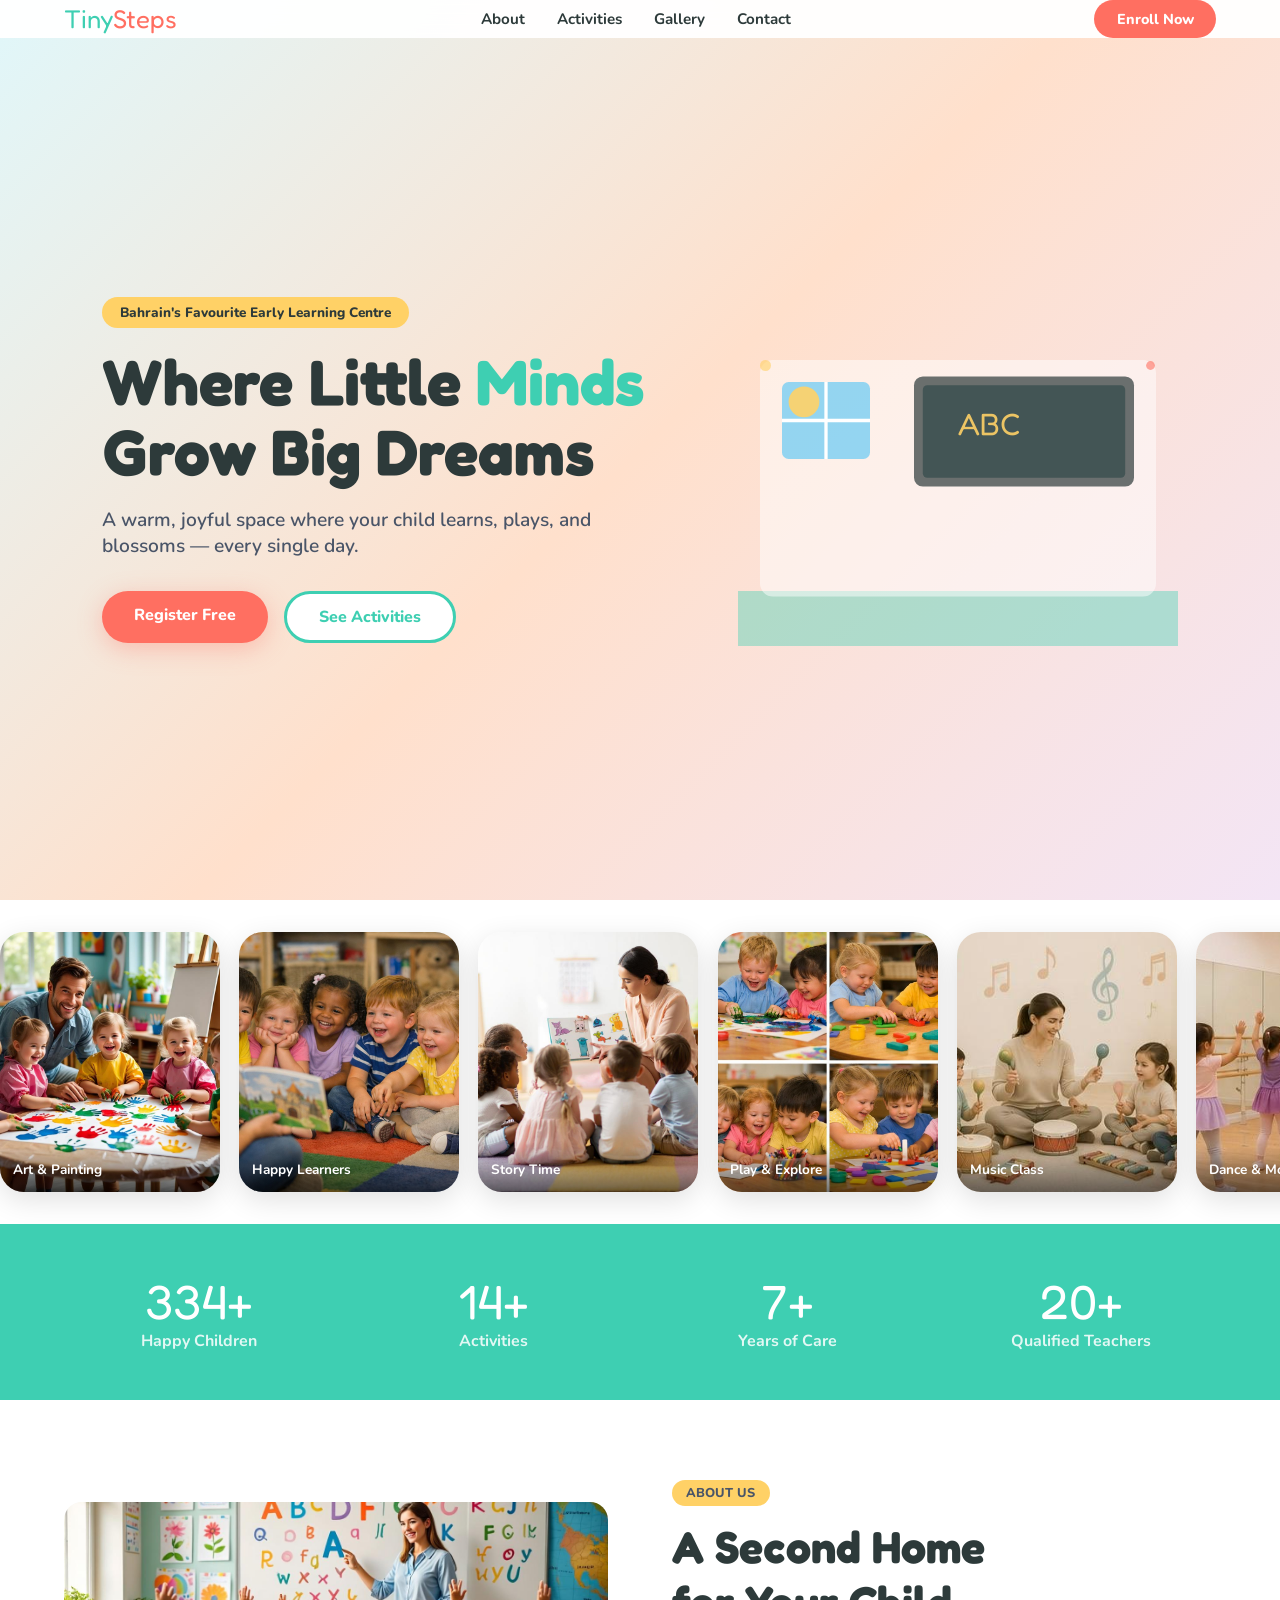
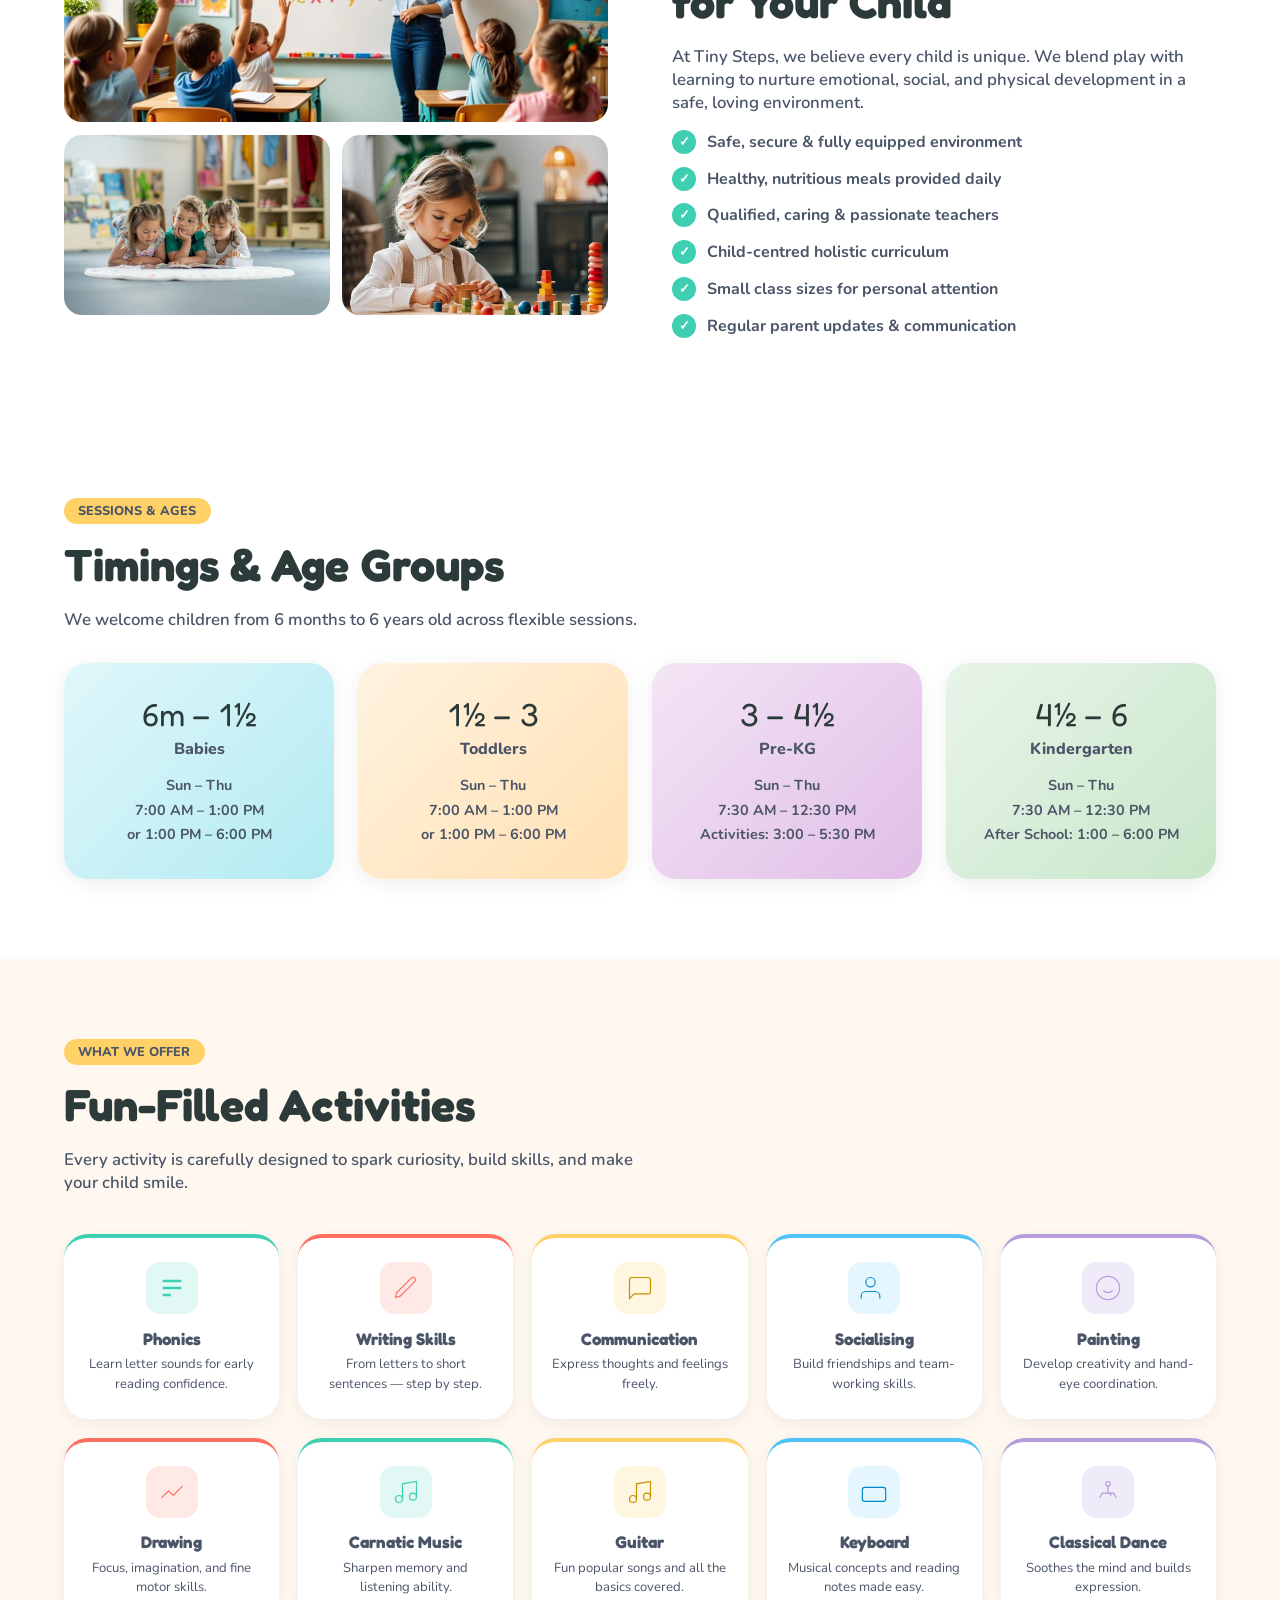
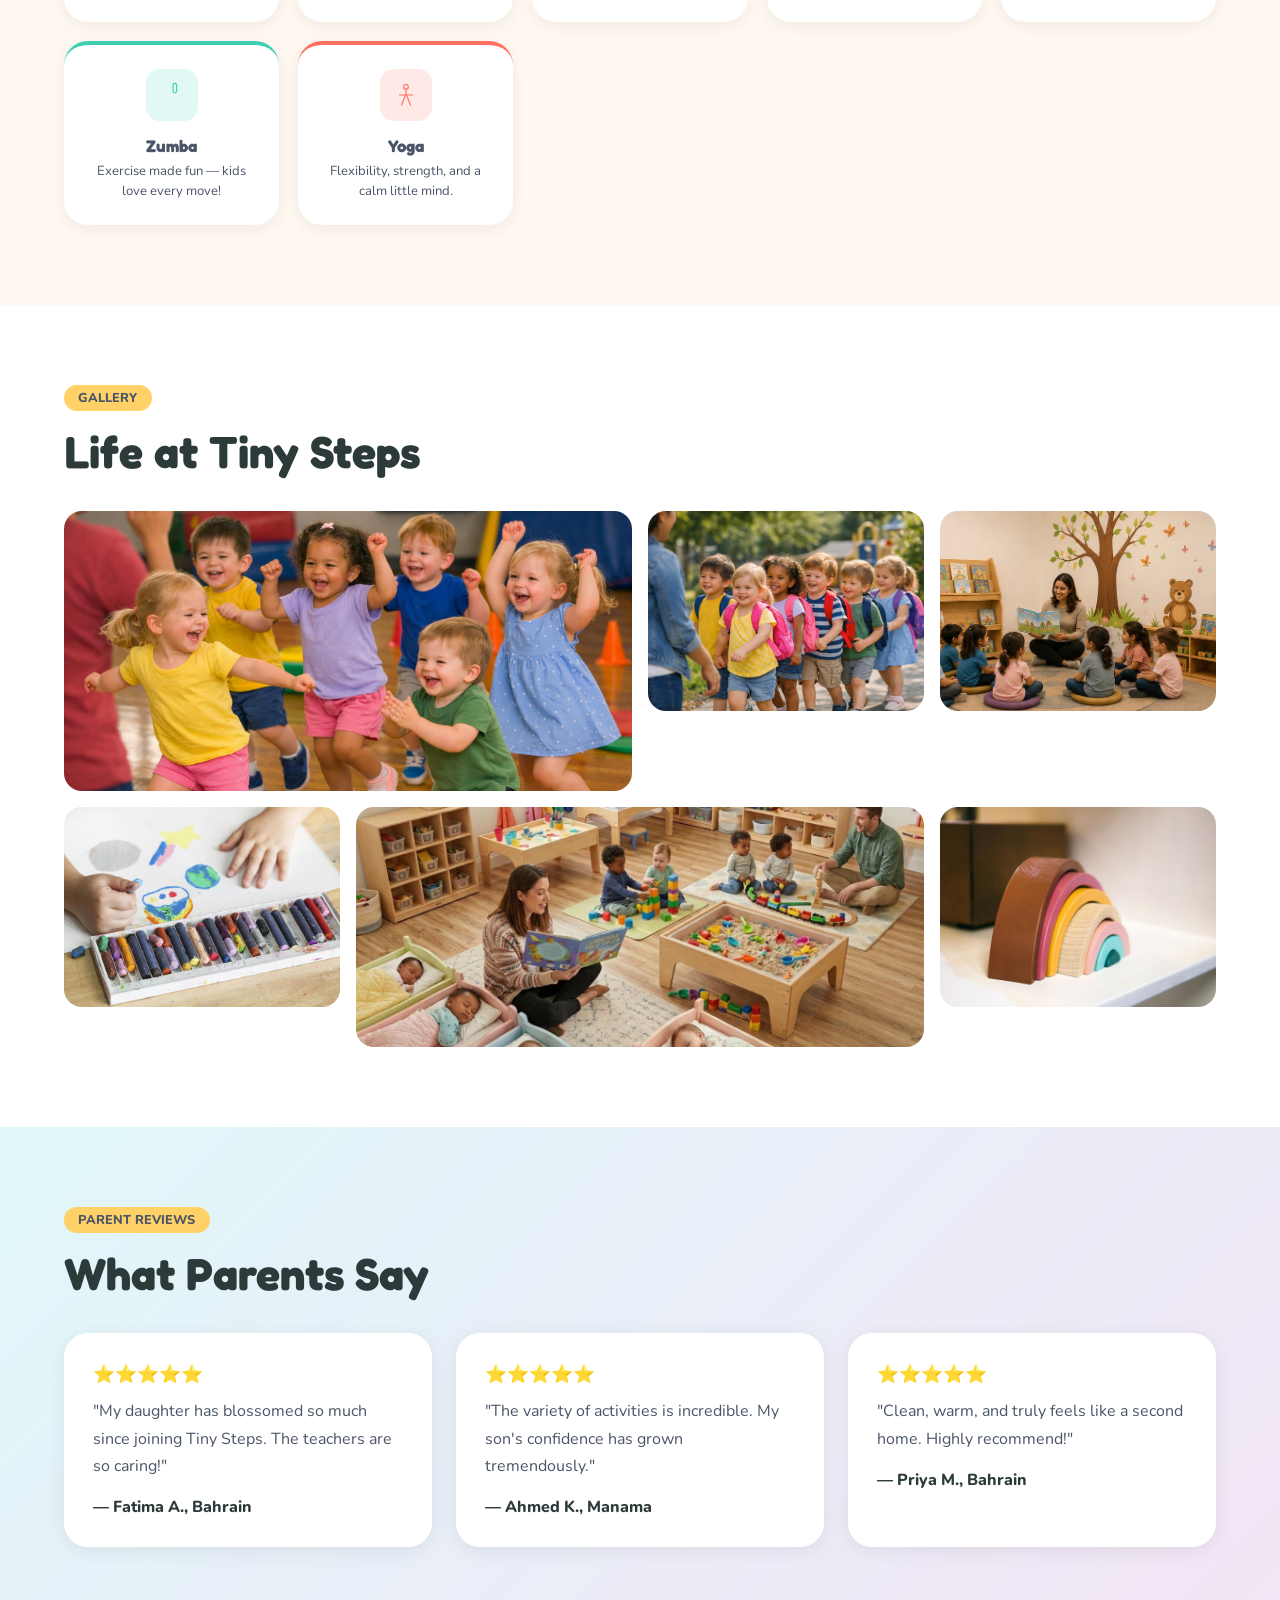
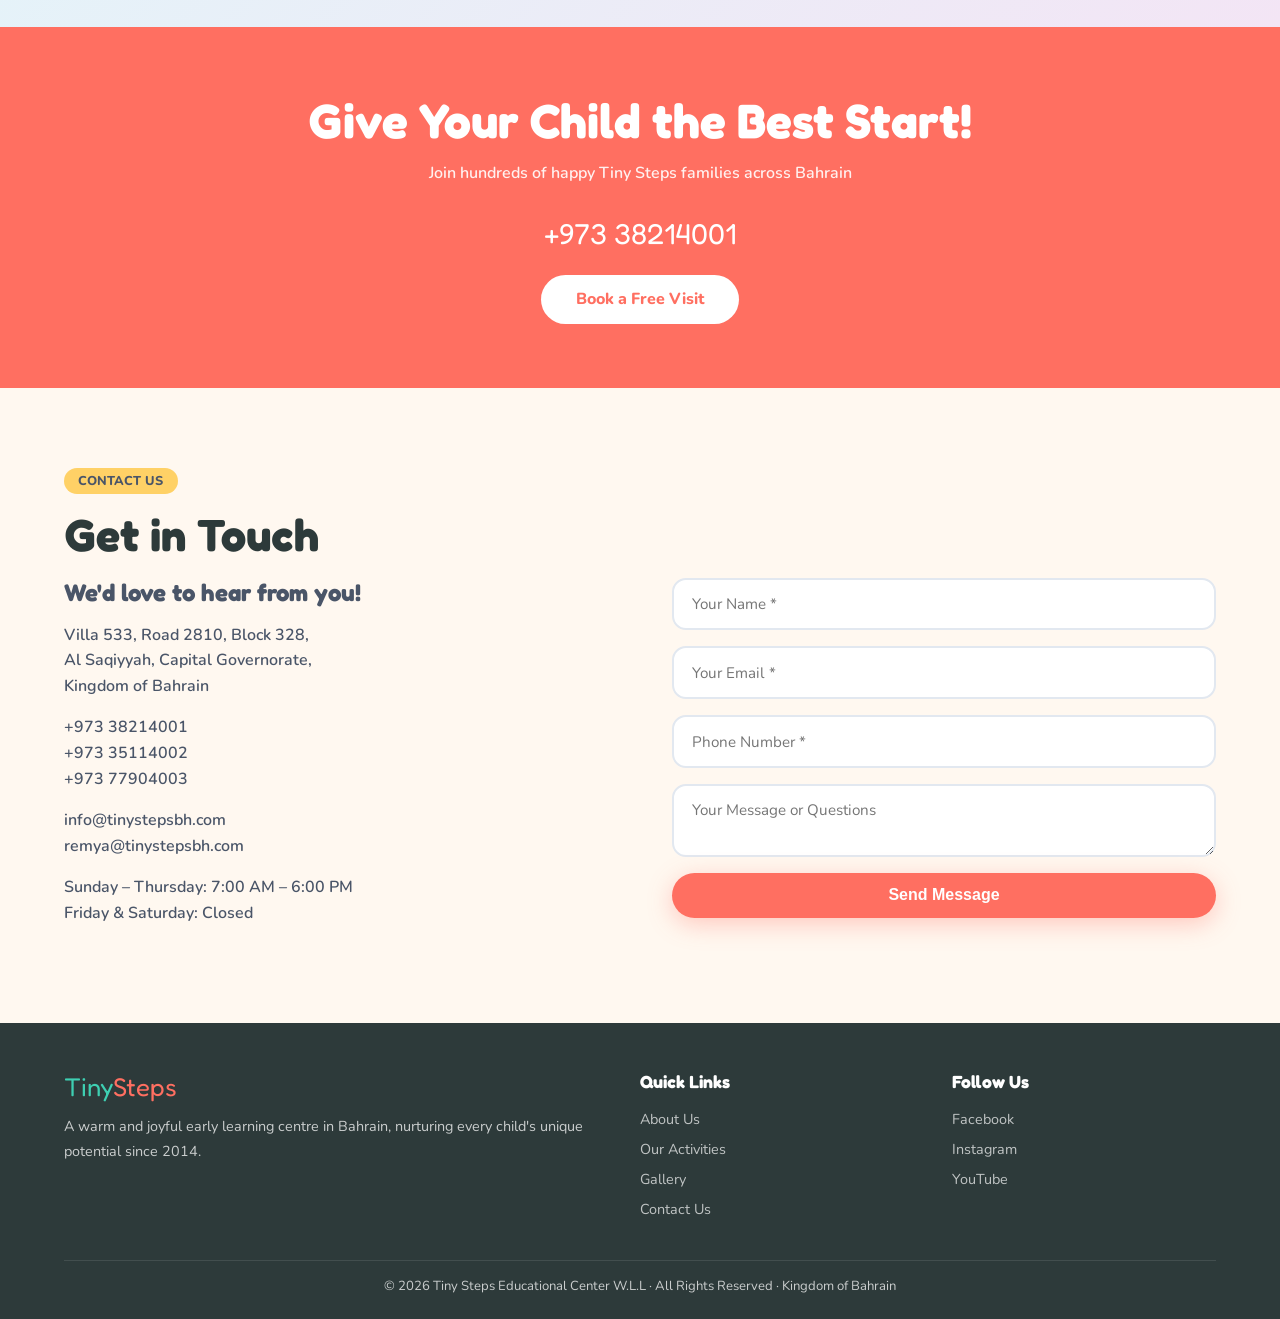
<file: index.html>
<!DOCTYPE html>
<html lang="en">
<head>
  <meta charset="UTF-8">
  <meta name="viewport" content="width=device-width, initial-scale=1.0, user-scalable=yes">
  <title>Tiny Steps – Educational Center | Bahrain</title>
  <!-- Google Fonts -->
  <link href="https://fonts.googleapis.com/css2?family=Nunito:wght@400;600;700;800&family=Fredoka+One&display=swap" rel="stylesheet">
  <style>
    * {
      margin: 0;
      padding: 0;
      box-sizing: border-box;
    }

    :root {
      --mint: #3ecfb2;
      --coral: #ff6f61;
      --sun: #ffd166;
      --sky: #4fc3f7;
      --lavender: #b39ddb;
      --white: #ffffff;
      --cream: #fff8f0;
      --dark: #2d3a3a;
      --text: #4a5568;
      --card-radius: 24px;
    }

    body {
      font-family: 'Nunito', sans-serif;
      background: var(--cream);
      color: var(--text);
      overflow-x: hidden;
    }

    /* NAVIGATION */
    nav {
      position: fixed;
      top: 0;
      width: 100%;
      z-index: 100;
      background: rgba(255,255,255,0.95);
      backdrop-filter: blur(12px);
      display: flex;
      align-items: center;
      justify-content: space-between;
      padding: 0 5%;
      transition: box-shadow 0.2s;
    }
    nav.scrolled {
      box-shadow: 0 4px 30px rgba(0,0,0,0.13);
    }
    .nav-logo {
      display: flex;
      align-items: center;
      gap: 10px;
      text-decoration: none;
    }
    .nav-logo span {
      font-family: 'Fredoka One', cursive;
      font-size: 1.6rem;
      color: var(--mint);
    }
    .nav-logo em {
      font-style: normal;
      color: var(--coral);
    }
    .nav-links {
      display: flex;
      gap: 2rem;
      list-style: none;
    }
    .nav-links a {
      text-decoration: none;
      font-weight: 700;
      color: var(--dark);
      font-size: 0.95rem;
      transition: color 0.2s;
    }
    .nav-links a:hover {
      color: var(--mint);
    }
    .nav-cta {
      background: var(--coral);
      color: white;
      border-radius: 50px;
      padding: 0.55rem 1.4rem;
      font-weight: 800;
      font-size: 0.9rem;
      text-decoration: none;
      transition: transform 0.2s, box-shadow 0.2s;
    }
    .nav-cta:hover {
      transform: translateY(-2px);
      box-shadow: 0 6px 20px rgba(255,111,97,0.4);
    }
    .hamburger {
      display: none;
      flex-direction: column;
      gap: 5px;
      cursor: pointer;
    }
    .hamburger span {
      width: 26px;
      height: 3px;
      background: var(--dark);
      border-radius: 3px;
      transition: 0.3s;
    }
    /* mobile nav */
    @media (max-width: 768px) {
      .nav-links, .nav-cta {
        display: none;
      }
      .hamburger {
        display: flex;
      }
      .nav-links.open {
        display: flex;
        flex-direction: column;
        position: absolute;
        top: 64px;
        left: 0;
        right: 0;
        background: white;
        padding: 1.5rem 5%;
        gap: 1.2rem;
        box-shadow: 0 8px 24px rgba(0,0,0,0.1);
      }
    }

    /* HERO SECTION */
    .hero {
      min-height: 100vh;
      background: linear-gradient(135deg, #e0f7fa 0%, #ffe0cc 50%, #f3e5f5 100%);
      display: flex;
      align-items: center;
      justify-content: space-between;
      text-align: left;
      padding: 120px 8% 80px;
      gap: 3rem;
      position: relative;
      overflow: hidden;
    }
    .hero-text {
      flex: 1;
      min-width: 280px;
    }
    .hero-badge {
      display: inline-block;
      background: var(--sun);
      color: var(--dark);
      border-radius: 50px;
      padding: 0.35rem 1.1rem;
      font-size: 0.85rem;
      font-weight: 800;
      margin-bottom: 1.2rem;
    }
    .hero h1 {
      font-family: 'Fredoka One', cursive;
      font-size: clamp(2.4rem, 5vw, 4.2rem);
      line-height: 1.1;
      color: var(--dark);
      margin-bottom: 1.2rem;
    }
    .hero h1 span {
      color: var(--mint);
    }
    .hero p {
      font-size: clamp(1rem, 2.5vw, 1.2rem);
      max-width: 520px;
      margin-bottom: 2rem;
      font-weight: 600;
    }
    .hero-btns {
      display: flex;
      gap: 1rem;
      flex-wrap: wrap;
    }
    .btn-primary {
      background: var(--coral);
      color: white;
      border: none;
      border-radius: 50px;
      padding: 0.85rem 2rem;
      font-weight: 800;
      font-size: 1rem;
      text-decoration: none;
      transition: transform 0.2s, box-shadow 0.2s;
      box-shadow: 0 6px 24px rgba(255,111,97,0.35);
      display: inline-block;
    }
    .btn-primary:hover {
      transform: translateY(-3px);
      box-shadow: 0 10px 30px rgba(255,111,97,0.45);
    }
    .btn-secondary {
      background: white;
      color: var(--mint);
      border: 3px solid var(--mint);
      border-radius: 50px;
      padding: 0.75rem 2rem;
      font-weight: 800;
      font-size: 1rem;
      text-decoration: none;
      transition: 0.2s;
      display: inline-block;
    }
    .btn-secondary:hover {
      background: var(--mint);
      color: white;
    }
    .hero-illustration {
      flex: 0 0 440px;
      width: 440px;
      pointer-events: none;
      animation: float 5s ease-in-out infinite;
    }
    @keyframes float {
      0%, 100% { transform: translateY(0); }
      50% { transform: translateY(-18px); }
    }
    @media (max-width: 900px) {
      .hero {
        flex-direction: column;
        text-align: center;
        padding: 110px 5% 60px;
      }
      .hero-btns {
        justify-content: center;
      }
      .hero p {
        margin: 0 auto 2rem;
      }
      .hero-illustration {
        width: 100%;
        max-width: 320px;
        flex: none;
      }
    }

    /* PHOTO STRIP */
    .photo-strip-wrap {
      background: white;
      padding: 2rem 0;
      overflow: hidden;
    }
    .photo-strip {
      display: flex;
      gap: 1.2rem;
      width: max-content;
      animation: stripScroll 22s linear infinite;
    }
    .photo-strip:hover {
      animation-play-state: paused;
    }
    @keyframes stripScroll {
      0% { transform: translateX(0); }
      100% { transform: translateX(-50%); }
    }
    .strip-card {
      flex: 0 0 220px;
      height: 260px;
      border-radius: var(--card-radius);
      overflow: hidden;
      position: relative;
      box-shadow: 0 8px 28px rgba(0,0,0,0.12);
      transition: transform 0.3s;
    }
    .strip-card:hover {
      transform: scale(1.04) translateY(-6px);
    }
    .strip-card img {
      width: 100%;
      height: 100%;
      object-fit: cover;
    }
    .strip-card .overlay {
      position: absolute;
      bottom: 0;
      left: 0;
      right: 0;
      background: linear-gradient(transparent, rgba(0,0,0,0.55));
      padding: 0.8rem;
      color: white;
      font-weight: 700;
      font-size: 0.85rem;
    }

    /* STATS */
    .stats {
      background: var(--mint);
      padding: 3rem 5%;
    }
    .stats-grid {
      display: grid;
      grid-template-columns: repeat(auto-fit, minmax(160px, 1fr));
      gap: 1.5rem;
    }
    .stat-card {
      text-align: center;
    }
    .stat-card .num {
      font-family: 'Fredoka One', cursive;
      font-size: 3rem;
      color: white;
    }
    .stat-card .label {
      color: rgba(255,255,255,0.85);
      font-weight: 700;
    }

    /* ABOUT */
    .about {
      background: white;
      padding: 5rem 5%;
    }
    .about-inner {
      display: grid;
      grid-template-columns: 1fr 1fr;
      gap: 4rem;
      align-items: center;
    }
    .about-imgs {
      display: grid;
      grid-template-columns: 1fr 1fr;
      gap: 0.8rem;
    }
    .about-imgs img {
      width: 100%;
      border-radius: 18px;
      height: 180px;
      object-fit: cover;
    }
    .about-imgs img:first-child {
      grid-column: span 2;
      height: 220px;
    }
    .feature-list {
      list-style: none;
      margin-top: 1rem;
      display: flex;
      flex-direction: column;
      gap: 0.8rem;
    }
    .feature-list li {
      display: flex;
      align-items: center;
      gap: 0.7rem;
      font-weight: 700;
    }
    .feature-list li::before {
      content: "✓";
      background: var(--mint);
      color: white;
      width: 24px;
      height: 24px;
      border-radius: 50%;
      display: inline-flex;
      align-items: center;
      justify-content: center;
      font-size: 0.8rem;
      flex-shrink: 0;
    }
    @media (max-width: 768px) {
      .about-inner {
        grid-template-columns: 1fr;
        gap: 2rem;
      }
    }

    /* TIMINGS */
    .timings {
      background: white;
      padding: 5rem 5%;
    }
    .timings-grid {
      display: grid;
      grid-template-columns: repeat(auto-fit, minmax(220px, 1fr));
      gap: 1.5rem;
      margin-top: 2rem;
    }
    .timing-card {
      border-radius: var(--card-radius);
      padding: 2rem 1.5rem;
      text-align: center;
      transition: transform 0.3s;
      box-shadow: 0 4px 20px rgba(0,0,0,0.07);
    }
    .timing-card:hover {
      transform: translateY(-5px);
    }
    .timing-card.t1 { background: linear-gradient(135deg,#e0f7fa,#b2ebf2); }
    .timing-card.t2 { background: linear-gradient(135deg,#fff3e0,#ffe0b2); }
    .timing-card.t3 { background: linear-gradient(135deg,#f3e5f5,#e1bee7); }
    .timing-card.t4 { background: linear-gradient(135deg,#e8f5e9,#c8e6c9); }
    .timing-age {
      font-family: 'Fredoka One', cursive;
      font-size: 2rem;
      color: var(--dark);
    }
    .timing-label {
      font-weight: 800;
      margin: 0.3rem 0 0.8rem;
    }
    .timing-hours {
      font-size: 0.9rem;
      font-weight: 700;
      line-height: 1.7;
    }

    /* ACTIVITIES (FIXED VISIBILITY) */
    .activities {
      background: var(--cream);
      padding: 5rem 5%;
    }
    .acts-grid {
      display: grid;
      grid-template-columns: repeat(auto-fill, minmax(200px, 1fr));
      gap: 1.2rem;
      margin-top: 2.5rem;
    }
    .act-card {
      background: white;
      border-radius: var(--card-radius);
      padding: 1.5rem 1.2rem;
      text-align: center;
      transition: transform 0.3s, box-shadow 0.3s, opacity 0.5s ease, transform 0.5s ease;
      box-shadow: 0 4px 16px rgba(0,0,0,0.06);
      /* IMPORTANT FIX: remove hidden initial state OR make them visible by default */
      opacity: 1;
      transform: translateY(0);
    }
    /* keep the scroll animation optional but visible from start */
    .act-card.visible {
      opacity: 1;
      transform: translateY(0);
    }
    .act-card:hover {
      transform: translateY(-6px);
      box-shadow: 0 12px 32px rgba(0,0,0,0.12);
    }
    .act-icon {
      width: 52px;
      height: 52px;
      margin: 0 auto 0.9rem;
      display: flex;
      align-items: center;
      justify-content: center;
      border-radius: 14px;
    }
    .act-icon svg {
      width: 28px;
      height: 28px;
    }
    .act-card.mint .act-icon { background: rgba(62,207,178,0.15); color: var(--mint); }
    .act-card.coral .act-icon { background: rgba(255,111,97,0.15); color: var(--coral); }
    .act-card.sun .act-icon { background: rgba(255,209,102,0.2); color: #c49000; }
    .act-card.sky .act-icon { background: rgba(79,195,247,0.15); color: #0288d1; }
    .act-card.lav .act-icon { background: rgba(179,157,219,0.2); color: var(--lavender); }
    .act-card h3 {
      font-family: 'Fredoka One', cursive;
      font-size: 1.05rem;
      margin-bottom: 0.4rem;
    }
    .act-card p {
      font-size: 0.82rem;
      line-height: 1.5;
    }
    .act-card.mint { border-top: 4px solid var(--mint); }
    .act-card.coral { border-top: 4px solid var(--coral); }
    .act-card.sun { border-top: 4px solid var(--sun); }
    .act-card.sky { border-top: 4px solid var(--sky); }
    .act-card.lav { border-top: 4px solid var(--lavender); }

    /* GALLERY */
    .gallery {
      background: white;
      padding: 5rem 5%;
    }
    .gallery-grid {
      display: grid;
      grid-template-columns: repeat(4, 1fr);
      gap: 1rem;
      margin-top: 2rem;
    }
    .gallery-grid img {
      width: 100%;
      height: 200px;
      object-fit: cover;
      border-radius: 18px;
      transition: transform 0.3s;
    }
    .gallery-grid img:hover {
      transform: scale(1.04);
    }
    .gallery-grid img:nth-child(1) {
      grid-column: span 2;
      height: 280px;
    }
    .gallery-grid img:nth-child(5) {
      grid-column: span 2;
      height: 240px;
    }
    @media (max-width: 768px) {
      .gallery-grid {
        grid-template-columns: 1fr 1fr;
      }
      .gallery-grid img:nth-child(1),
      .gallery-grid img:nth-child(5) {
        grid-column: span 2;
      }
    }

    /* TESTIMONIALS */
    .testimonials {
      background: linear-gradient(135deg, #e0f7fa, #f3e5f5);
      padding: 5rem 5%;
    }
    .test-grid {
      display: grid;
      grid-template-columns: repeat(auto-fit, minmax(280px, 1fr));
      gap: 1.5rem;
      margin-top: 2rem;
    }
    .test-card {
      background: white;
      border-radius: var(--card-radius);
      padding: 1.8rem;
      box-shadow: 0 4px 20px rgba(0,0,0,0.07);
    }
    .test-card .stars {
      color: var(--sun);
      font-size: 1.1rem;
      margin-bottom: 0.8rem;
    }
    .test-card p {
      line-height: 1.7;
      margin-bottom: 1rem;
    }
    .test-card .author {
      font-weight: 800;
      color: var(--dark);
    }

    /* CTA BAND */
    .cta-band {
      background: var(--coral);
      text-align: center;
      padding: 4rem 5%;
    }
    .cta-band h2 {
      font-family: 'Fredoka One', cursive;
      font-size: clamp(1.8rem, 4vw, 3rem);
      color: white;
      margin-bottom: 0.8rem;
    }
    .cta-band p {
      color: rgba(255,255,255,0.9);
      font-weight: 600;
      margin-bottom: 2rem;
    }
    .cta-band .phone {
      font-family: 'Fredoka One', cursive;
      font-size: 1.8rem;
      color: white;
      display: block;
      margin-bottom: 1.5rem;
    }
    .btn-white {
      background: white;
      color: var(--coral);
      border-radius: 50px;
      padding: 0.85rem 2.2rem;
      font-weight: 800;
      font-size: 1rem;
      text-decoration: none;
      transition: 0.2s;
      display: inline-block;
    }
    .btn-white:hover {
      background: var(--sun);
      color: var(--dark);
    }

    /* CONTACT */
    .contact {
      background: var(--cream);
      padding: 5rem 5%;
    }
    .contact-inner {
      display: grid;
      grid-template-columns: 1fr 1fr;
      gap: 4rem;
    }
    .contact-info h3 {
      font-family: 'Fredoka One', cursive;
      font-size: 1.5rem;
      margin-bottom: 1rem;
    }
    .info-item {
      display: flex;
      gap: 0.8rem;
      margin-bottom: 1rem;
      align-items: flex-start;
    }
    .info-item div {
      font-weight: 600;
      line-height: 1.6;
    }
    .contact-form {
      display: flex;
      flex-direction: column;
      gap: 1rem;
    }
    .contact-form input, .contact-form textarea {
      border: 2px solid #e2e8f0;
      border-radius: 14px;
      padding: 0.9rem 1.1rem;
      font-family: 'Nunito', sans-serif;
      font-size: 0.95rem;
      outline: none;
      transition: border-color 0.2s;
    }
    .contact-form input:focus, .contact-form textarea:focus {
      border-color: var(--mint);
    }
    .field-error {
      color: var(--coral);
      font-size: 0.8rem;
      font-weight: 700;
      margin-top: -0.5rem;
      display: none;
    }
    .field-error.show {
      display: block;
    }
    .form-success {
      display: none;
      background: var(--mint);
      color: white;
      border-radius: 14px;
      padding: 1rem;
      text-align: center;
      font-weight: 800;
    }
    .form-success.show {
      display: block;
    }
    .contact-form input.error, .contact-form textarea.error {
      border-color: var(--coral);
    }
    @media (max-width: 768px) {
      .contact-inner {
        grid-template-columns: 1fr;
        gap: 2rem;
      }
    }

    /* FOOTER */
    footer {
      background: var(--dark);
      color: rgba(255,255,255,0.75);
      padding: 3rem 5% 1.5rem;
    }
    .footer-grid {
      display: grid;
      grid-template-columns: 2fr 1fr 1fr;
      gap: 3rem;
      margin-bottom: 2rem;
    }
    .footer-brand span {
      font-family: 'Fredoka One', cursive;
      font-size: 1.6rem;
      color: var(--mint);
    }
    .footer-brand em {
      font-style: normal;
      color: var(--coral);
    }
    .footer-brand p {
      margin-top: 0.8rem;
      font-size: 0.9rem;
      line-height: 1.7;
    }
    .footer-col h4 {
      font-family: 'Fredoka One', cursive;
      font-size: 1.1rem;
      color: white;
      margin-bottom: 1rem;
    }
    .footer-col ul {
      list-style: none;
    }
    .footer-col ul li {
      margin-bottom: 0.5rem;
    }
    .footer-col ul li a {
      color: rgba(255,255,255,0.7);
      text-decoration: none;
      font-size: 0.9rem;
      transition: color 0.2s;
    }
    .footer-col ul li a:hover {
      color: var(--mint);
    }
    .footer-bottom {
      border-top: 1px solid rgba(255,255,255,0.1);
      padding-top: 1rem;
      text-align: center;
      font-size: 0.82rem;
    }
    @media (max-width: 768px) {
      .footer-grid {
        grid-template-columns: 1fr;
        gap: 2rem;
      }
    }
    .section-tag {
      display: inline-block;
      background: var(--sun);
      border-radius: 50px;
      padding: 0.25rem 0.9rem;
      font-size: 0.8rem;
      font-weight: 800;
      margin-bottom: 0.8rem;
      text-transform: uppercase;
    }
    .section-title {
      font-family: 'Fredoka One', cursive;
      font-size: clamp(1.8rem, 4vw, 2.8rem);
      color: var(--dark);
      margin-bottom: 1rem;
    }
    .section-sub {
      font-size: 1.05rem;
      max-width: 600px;
      font-weight: 600;
    }
  </style>
</head>
<body>

<nav>
  <a href="#" class="nav-logo"><span>Tiny<em>Steps</em></span></a>
  <ul class="nav-links">
    <li><a href="#about">About</a></li>
    <li><a href="#activities">Activities</a></li>
    <li><a href="#gallery">Gallery</a></li>
    <li><a href="#contact">Contact</a></li>
  </ul>
  <a href="#contact" class="nav-cta">Enroll Now</a>
  <div class="hamburger"><span></span><span></span><span></span></div>
</nav>

<section class="hero">
  <div class="hero-text">
    <div class="hero-badge">Bahrain's Favourite Early Learning Centre</div>
    <h1>Where Little <span>Minds</span><br>Grow Big Dreams</h1>
    <p>A warm, joyful space where your child learns, plays, and blossoms — every single day.</p>
    <div class="hero-btns">
      <a href="#contact" class="btn-primary">Register Free</a>
      <a href="#activities" class="btn-secondary">See Activities</a>
    </div>
  </div>
  <svg class="hero-illustration" viewBox="0 0 400 320" xmlns="http://www.w3.org/2000/svg" fill="none">
    <rect x="0" y="270" width="400" height="50" fill="#3ecfb2" opacity=".4" />
    <rect x="20" y="60" width="360" height="215" rx="12" fill="#ffffff" opacity=".5" />
    <rect x="40" y="80" width="80" height="70" rx="6" fill="#4fc3f7" opacity=".6" />
    <line x1="80" y1="80" x2="80" y2="150" stroke="#fff" stroke-width="3" />
    <line x1="40" y1="115" x2="120" y2="115" stroke="#fff" stroke-width="3" />
    <circle cx="60" cy="98" r="14" fill="#ffd166" opacity=".9" />
    <rect x="160" y="75" width="200" height="100" rx="8" fill="#2d3a3a" opacity=".7" />
    <rect x="168" y="83" width="184" height="84" rx="4" fill="#3a4f4f" opacity=".8" />
    <text x="200" y="128" font-family="Fredoka One,cursive" font-size="28" fill="#ffd166" opacity=".9">ABC</text>
    <circle cx="25" cy="65" r="5" fill="#ffd166" opacity=".6" />
    <circle cx="375" cy="65" r="4" fill="#ff6f61" opacity=".6" />
  </svg>
</section>

<div class="photo-strip-wrap">
  <div class="photo-strip" id="photoStrip">
    <!-- repeated images with placeholder unsplash (free usage) -->
    <div class="strip-card"><img src="image/paint.jpg" alt="Kids painting"><div class="overlay">Art & Painting</div></div>
    <div class="strip-card"><img src="image/happy-learners.jpg" alt="Baby smiling"><div class="overlay">Happy Learners</div></div>
    <div class="strip-card"><img src="image/reading.jpg" alt="Kids reading"><div class="overlay">Story Time</div></div>
    <div class="strip-card"><img src="image/activities.jpeg" alt="Kids playing"><div class="overlay">Play & Explore</div></div>
    <div class="strip-card"><img src="image/music-class.jpg" alt="Music class"><div class="overlay">Music Class</div></div>
    <div class="strip-card"><img src="image/dance-class.jpg" alt="Kids dancing"><div class="overlay">Dance & Movement</div></div>
    <!-- duplicates for seamless loop -->
    <div class="strip-card"><img src="image/paint.jpg" alt="Kids painting"><div class="overlay">Art & Painting</div></div>
    <div class="strip-card"><img src="image/happy-learners.jpg" alt="Baby smiling"><div class="overlay">Happy Learners</div></div>
    <div class="strip-card"><img src="image/reading.jpg" alt="Kids reading"><div class="overlay">Story Time</div></div>
    <div class="strip-card"><img src="image/playing.jpg" alt="Kids playing"><div class="overlay">Play & Explore</div></div>
    <div class="strip-card"><img src="image/music-class.jpg" alt="Music class"><div class="overlay">Music Class</div></div>
    <div class="strip-card"><img src="image/dance-class.jpg" alt="Kids dancing"><div class="overlay">Dance & Movement</div></div>
  </div>
</div>

<div class="stats">
  <div class="stats-grid">
    <div class="stat-card"><div class="num">500+</div><div class="label">Happy Children</div></div>
    <div class="stat-card"><div class="num">20+</div><div class="label">Activities</div></div>
    <div class="stat-card"><div class="num">10+</div><div class="label">Years of Care</div></div>
    <div class="stat-card"><div class="num">30+</div><div class="label">Qualified Teachers</div></div>
  </div>
</div>

<section class="about" id="about">
  <div class="about-inner">
    <div class="about-imgs">
      <img src="image/learning.jpg" alt="Teacher with child">
      <img src="image/studying.jpg" alt="Child learning">
      <img src="image/playing.jpg" alt="Kids with blocks">
    </div>
    <div class="about-text">
      <div class="section-tag">About Us</div>
      <h2 class="section-title">A Second Home<br>for Your Child</h2>
      <p class="section-sub">At Tiny Steps, we believe every child is unique. We blend play with learning to nurture emotional, social, and physical development in a safe, loving environment.</p>
      <ul class="feature-list">
        <li>Safe, secure & fully equipped environment</li>
        <li>Healthy, nutritious meals provided daily</li>
        <li>Qualified, caring & passionate teachers</li>
        <li>Child-centred holistic curriculum</li>
        <li>Small class sizes for personal attention</li>
        <li>Regular parent updates & communication</li>
      </ul>
    </div>
  </div>
</section>

<section class="timings">
  <div class="section-tag">Sessions & Ages</div>
  <h2 class="section-title">Timings & Age Groups</h2>
  <p class="section-sub">We welcome children from 6 months to 6 years old across flexible sessions.</p>
  <div class="timings-grid">
    <div class="timing-card t1"><div class="timing-age">6m – 1½</div><div class="timing-label">Babies</div><div class="timing-hours">Sun – Thu<br>7:00 AM – 1:00 PM<br>or 1:00 PM – 6:00 PM</div></div>
    <div class="timing-card t2"><div class="timing-age">1½ – 3</div><div class="timing-label">Toddlers</div><div class="timing-hours">Sun – Thu<br>7:00 AM – 1:00 PM<br>or 1:00 PM – 6:00 PM</div></div>
    <div class="timing-card t3"><div class="timing-age">3 – 4½</div><div class="timing-label">Pre-KG</div><div class="timing-hours">Sun – Thu<br>7:30 AM – 12:30 PM<br>Activities: 3:00 – 5:30 PM</div></div>
    <div class="timing-card t4"><div class="timing-age">4½ – 6</div><div class="timing-label">Kindergarten</div><div class="timing-hours">Sun – Thu<br>7:30 AM – 12:30 PM<br>After School: 1:00 – 6:00 PM</div></div>
  </div>
</section>

<!-- ACTIVITIES SECTION (all cards visible immediately) -->
<section class="activities" id="activities">
  <div class="section-tag">What We Offer</div>
  <h2 class="section-title">Fun-Filled Activities</h2>
  <p class="section-sub">Every activity is carefully designed to spark curiosity, build skills, and make your child smile.</p>
  <div class="acts-grid">
    <div class="act-card mint"><div class="act-icon"><svg viewBox="0 0 24 24" fill="none" stroke="currentColor" stroke-width="2"><path d="M4 6h16M4 12h16M4 18h7"/></svg></div><h3>Phonics</h3><p>Learn letter sounds for early reading confidence.</p></div>
    <div class="act-card coral"><div class="act-icon"><svg viewBox="0 0 24 24" fill="none" stroke="currentColor"><path d="M16.5 3.5a2.121 2.121 0 013 3L7 19l-4 1 1-4L16.5 3.5z"/></svg></div><h3>Writing Skills</h3><p>From letters to short sentences — step by step.</p></div>
    <div class="act-card sun"><div class="act-icon"><svg viewBox="0 0 24 24" fill="none" stroke="currentColor"><path d="M21 15a2 2 0 01-2 2H7l-4 4V5a2 2 0 012-2h14a2 2 0 012 2z"/></svg></div><h3>Communication</h3><p>Express thoughts and feelings freely.</p></div>
    <div class="act-card sky"><div class="act-icon"><svg viewBox="0 0 24 24" fill="none" stroke="currentColor"><path d="M17 21v-2a4 4 0 00-4-4H5a4 4 0 00-4 4v2"/><circle cx="9" cy="7" r="4"/></svg></div><h3>Socialising</h3><p>Build friendships and team-working skills.</p></div>
    <div class="act-card lav"><div class="act-icon"><svg viewBox="0 0 24 24" fill="none" stroke="currentColor"><circle cx="12" cy="12" r="10"/><path d="M8 14s1.5 2 4 2 4-2 4-2"/></svg></div><h3>Painting</h3><p>Develop creativity and hand-eye coordination.</p></div>
    <div class="act-card coral"><div class="act-icon"><svg viewBox="0 0 24 24" fill="none" stroke="currentColor"><polyline points="3 17 9 11 13 15 21 7"/></svg></div><h3>Drawing</h3><p>Focus, imagination, and fine motor skills.</p></div>
    <div class="act-card mint"><div class="act-icon"><svg viewBox="0 0 24 24" fill="none" stroke="currentColor"><path d="M9 18V5l12-2v13"/><circle cx="6" cy="18" r="3"/><circle cx="18" cy="16" r="3"/></svg></div><h3>Carnatic Music</h3><p>Sharpen memory and listening ability.</p></div>
    <div class="act-card sun"><div class="act-icon"><svg viewBox="0 0 24 24" fill="none" stroke="currentColor"><path d="M9 18V5l12-2v13"/><circle cx="6" cy="18" r="3"/><circle cx="18" cy="16" r="3"/></svg></div><h3>Guitar</h3><p>Fun popular songs and all the basics covered.</p></div>
    <div class="act-card sky"><div class="act-icon"><svg viewBox="0 0 24 24" fill="none" stroke="currentColor"><rect x="2" y="8" width="20" height="12" rx="2"/></svg></div><h3>Keyboard</h3><p>Musical concepts and reading notes made easy.</p></div>
    <div class="act-card lav"><div class="act-icon"><svg viewBox="0 0 24 24" fill="none" stroke="currentColor"><circle cx="12" cy="5" r="2"/><path d="M12 7v5l3 3M5 17l2-4h10l2 4"/></svg></div><h3>Classical Dance</h3><p>Soothes the mind and builds expression.</p></div>
    <div class="act-card mint"><div class="act-icon"><svg viewBox="0 0 24 24" fill="none" stroke="currentColor"><path d="M14.5 10c-.83 0-1.5-.67-1.5-1.5v-5c0-.83.67-1.5 1.5-1.5s1.5.67 1.5 1.5v5c0 .83-.67 1.5-1.5 1.5z"/></svg></div><h3>Zumba</h3><p>Exercise made fun — kids love every move!</p></div>
    <div class="act-card coral"><div class="act-icon"><svg viewBox="0 0 24 24" fill="none" stroke="currentColor"><circle cx="12" cy="5" r="2"/><path d="M12 7v4M8 21l4-10 4 10M6 12h12"/></svg></div><h3>Yoga</h3><p>Flexibility, strength, and a calm little mind.</p></div>
  </div>
</section>

<section class="gallery" id="gallery">
  <div class="section-tag">Gallery</div>
  <h2 class="section-title">Life at Tiny Steps</h2>
  <div class="gallery-grid">
    <img src="image/happy.jpg" alt="Kids playing">
    <img src="image/school-time.jpg" alt="Kids painting">
    <img src="image/story-time.jpg" alt="Story time">
    <img src="image/drawing.jpg" alt="Kids playing">
    <img src="image/sleep.jpeg" alt="Dance class">
    <img src="image/blocks.jpg" alt="Music time">
  </div>
</section>

<section class="testimonials">
  <div class="section-tag">Parent Reviews</div>
  <h2 class="section-title">What Parents Say</h2>
  <div class="test-grid">
    <div class="test-card"><div class="stars">⭐⭐⭐⭐⭐</div><p>"My daughter has blossomed so much since joining Tiny Steps. The teachers are so caring!"</p><div class="author">— Fatima A., Bahrain</div></div>
    <div class="test-card"><div class="stars">⭐⭐⭐⭐⭐</div><p>"The variety of activities is incredible. My son's confidence has grown tremendously."</p><div class="author">— Ahmed K., Manama</div></div>
    <div class="test-card"><div class="stars">⭐⭐⭐⭐⭐</div><p>"Clean, warm, and truly feels like a second home. Highly recommend!"</p><div class="author">— Priya M., Bahrain</div></div>
  </div>
</section>

<div class="cta-band">
  <h2>Give Your Child the Best Start!</h2>
  <p>Join hundreds of happy Tiny Steps families across Bahrain</p>
  <span class="phone">+973 38214001</span>
  <a href="#contact" class="btn-white">Book a Free Visit</a>
</div>

<section class="contact" id="contact">
  <div class="section-tag">Contact Us</div>
  <h2 class="section-title">Get in Touch</h2>
  <div class="contact-inner">
    <div class="contact-info">
      <h3>We'd love to hear from you!</h3>
      <div class="info-item"><div>Villa 533, Road 2810, Block 328,<br>Al Saqiyyah, Capital Governorate,<br>Kingdom of Bahrain</div></div>
      <div class="info-item"><div>+973 38214001<br>+973 35114002<br>+973 77904003</div></div>
      <div class="info-item"><div>info@tinystepsbh.com<br>remya@tinystepsbh.com</div></div>
      <div class="info-item"><div>Sunday – Thursday: 7:00 AM – 6:00 PM<br>Friday & Saturday: Closed</div></div>
    </div>
    <div class="contact-form" id="contactForm">
      <div class="form-success" id="formSuccess">Message sent! We'll be in touch within 24 hours.</div>
      <input type="text" id="fname" placeholder="Your Name *">
      <div class="field-error" id="fnameErr">Please enter your name.</div>
      <input type="email" id="femail" placeholder="Your Email *">
      <div class="field-error" id="femailErr">Please enter a valid email address.</div>
      <input type="tel" id="fphone" placeholder="Phone Number *">
      <div class="field-error" id="fphoneErr">Please enter a valid phone number.</div>
      <textarea id="fmsg" placeholder="Your Message or Questions"></textarea>
      <button class="btn-primary" id="sendBtn" type="button">Send Message</button>
    </div>
  </div>
</section>

<footer>
  <div class="footer-grid">
    <div class="footer-brand"><span>Tiny<em>Steps</em></span><p>A warm and joyful early learning centre in Bahrain, nurturing every child's unique potential since 2014.</p></div>
    <div class="footer-col"><h4>Quick Links</h4><ul><li><a href="#about">About Us</a></li><li><a href="#activities">Our Activities</a></li><li><a href="#gallery">Gallery</a></li><li><a href="#contact">Contact Us</a></li></ul></div>
    <div class="footer-col"><h4>Follow Us</h4><ul><li><a href="#">Facebook</a></li><li><a href="#">Instagram</a></li><li><a href="#">YouTube</a></li></ul></div>
  </div>
  <div class="footer-bottom">© 2026 Tiny Steps Educational Center W.L.L · All Rights Reserved · Kingdom of Bahrain</div>
</footer>

<script src="https://code.jquery.com/jquery-3.7.1.min.js" integrity="sha256-/JqT3SQfawRcv/BIHPThkBvs0OEvtFFmqPF/lYI/Cxo=" crossorigin="anonymous"></script>
<script>
  $(document).ready(function() {
    // smooth scroll
    $('a[href^="#"]').on('click', function(e) {
      var target = $(this.getAttribute('href'));
      if (target.length) {
        e.preventDefault();
        $('html, body').animate({ scrollTop: target.offset().top - 70 }, 600);
      }
    });

    // nav shadow
    $(window).on('scroll', function() {
      if ($(this).scrollTop() > 10) $('nav').addClass('scrolled');
      else $('nav').removeClass('scrolled');
    });

    // hamburger
    $('.hamburger').on('click', function() {
      $('.nav-links').toggleClass('open');
      $(this).toggleClass('active');
      var spans = $(this).find('span');
      if ($(this).hasClass('active')) {
        spans.eq(0).css({ transform: 'translateY(8px) rotate(45deg)' });
        spans.eq(1).css({ opacity: 0 });
        spans.eq(2).css({ transform: 'translateY(-8px) rotate(-45deg)' });
      } else {
        spans.css({ transform: '', opacity: '' });
      }
    });
    $('.nav-links a').on('click', function() {
      $('.nav-links').removeClass('open');
      $('.hamburger').removeClass('active').find('span').css({ transform: '', opacity: '' });
    });

    // form validation
    function validate() {
      let ok = true;
      let name = $('#fname').val().trim();
      if (name.length < 2) { $('#fname').addClass('error'); $('#fnameErr').addClass('show'); ok = false; }
      else { $('#fname').removeClass('error'); $('#fnameErr').removeClass('show'); }
      let email = $('#femail').val().trim();
      let emailOk = /^[^\s@]+@[^\s@]+\.[^\s@]+$/.test(email);
      if (!emailOk) { $('#femail').addClass('error'); $('#femailErr').addClass('show'); ok = false; }
      else { $('#femail').removeClass('error'); $('#femailErr').removeClass('show'); }
      let phone = $('#fphone').val().trim();
      let phoneOk = /^[\d\s\+\-\(\)]{7,}$/.test(phone);
      if (!phoneOk) { $('#fphone').addClass('error'); $('#fphoneErr').addClass('show'); ok = false; }
      else { $('#fphone').removeClass('error'); $('#fphoneErr').removeClass('show'); }
      return ok;
    }
    $('#fname, #femail, #fphone').on('input', validate);
    $('#sendBtn').on('click', function() {
      if (validate()) {
        $('#contactForm input, #contactForm textarea, #sendBtn').prop('disabled', true).css('opacity', '.5');
        setTimeout(() => { $('#formSuccess').addClass('show'); $('#sendBtn').hide(); }, 600);
      }
    });

    // count-up animation
    let countersDone = false;
    function animateCounters() {
      $('.stat-card .num').each(function() {
        let $el = $(this);
        let target = parseInt($el.text().replace(/\D/g, ''));
        let suffix = $el.text().replace(/[0-9]/g, '');
        $({ count: 0 }).animate({ count: target }, { duration: 1800, step: function() { $el.text(Math.ceil(this.count) + suffix); }, complete: function() { $el.text(target + suffix); } });
      });
    }
    $(window).on('scroll', function() {
      if (!countersDone && $('.stats').length) {
        let statsTop = $('.stats').offset().top;
        if ($(window).scrollTop() + $(window).height() > statsTop + 80) { animateCounters(); countersDone = true; }
      }
    });

    // FIX: make activities visible immediately (no hidden cards)
    // We already set .act-card opacity:1 in CSS, but we keep the 'visible' class as a fallback
    $('.act-card').addClass('visible');
  });
</script>
</body>
</html>
</file>
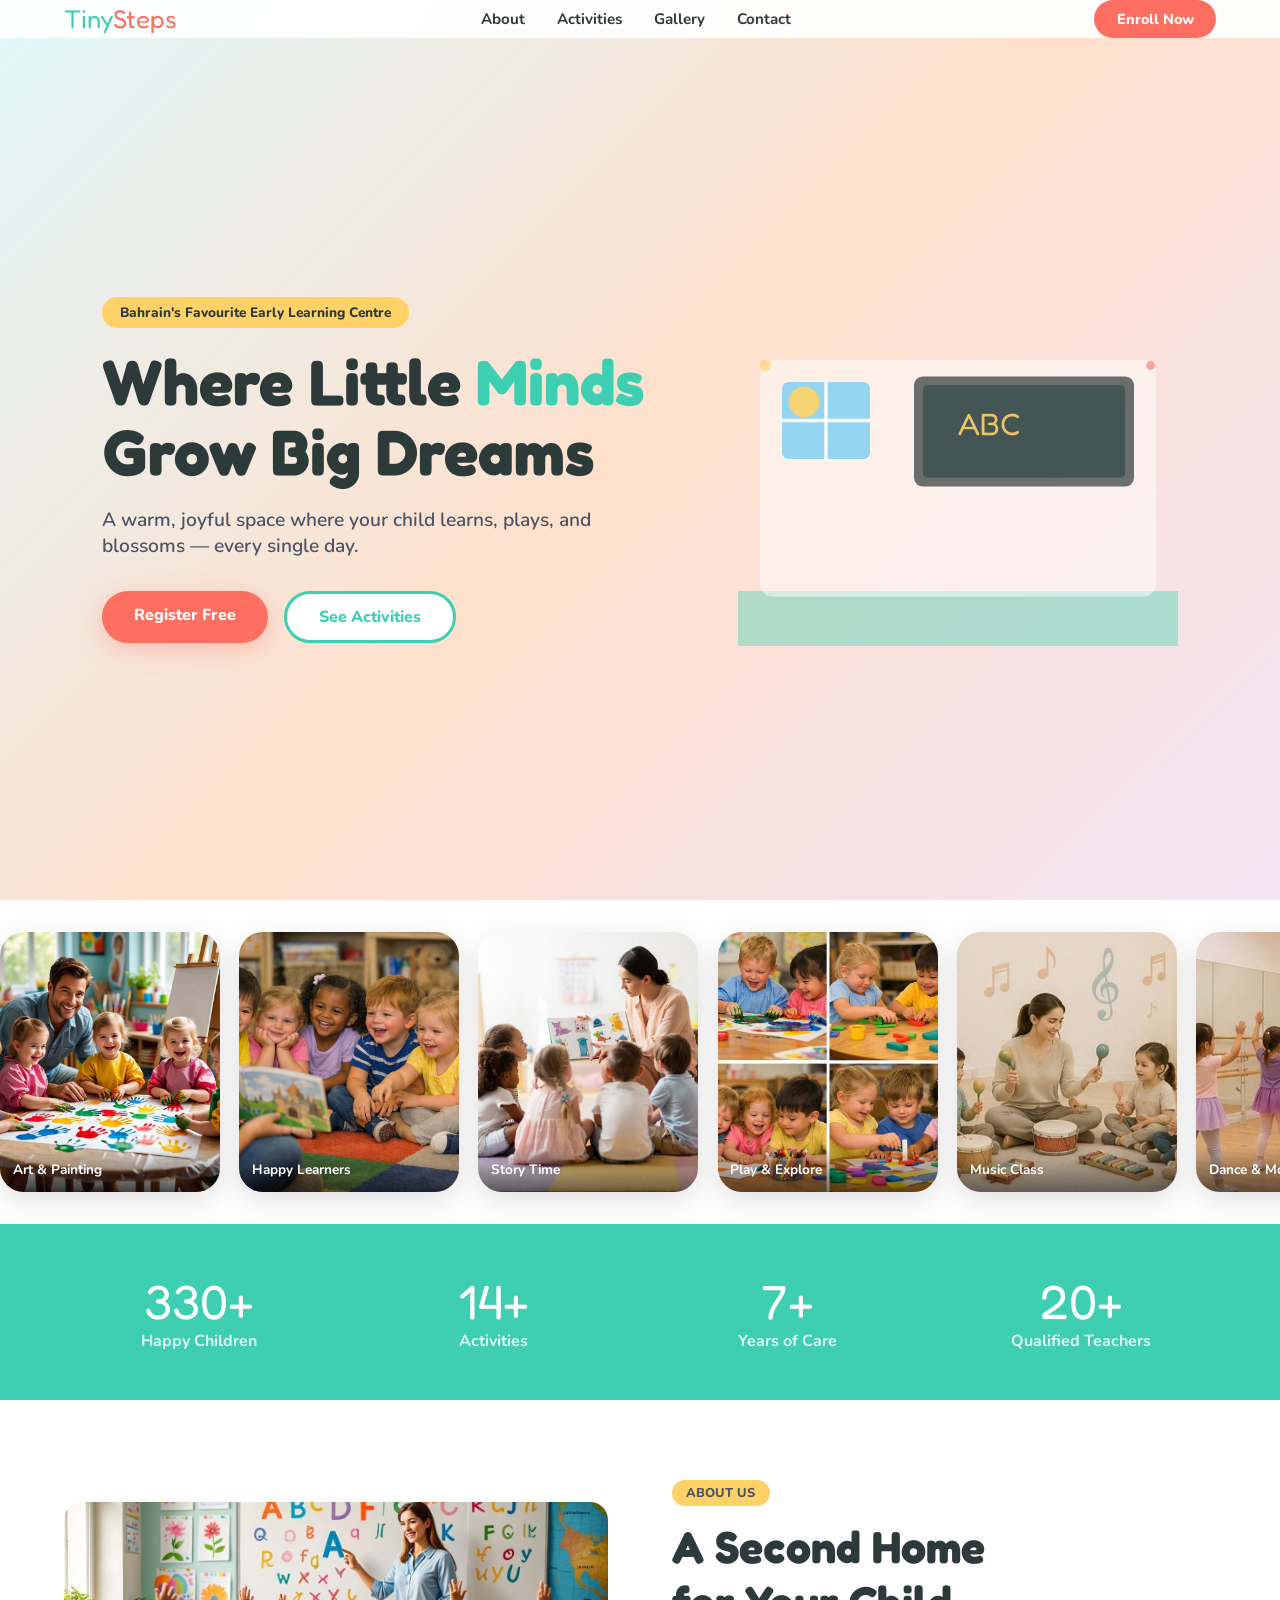
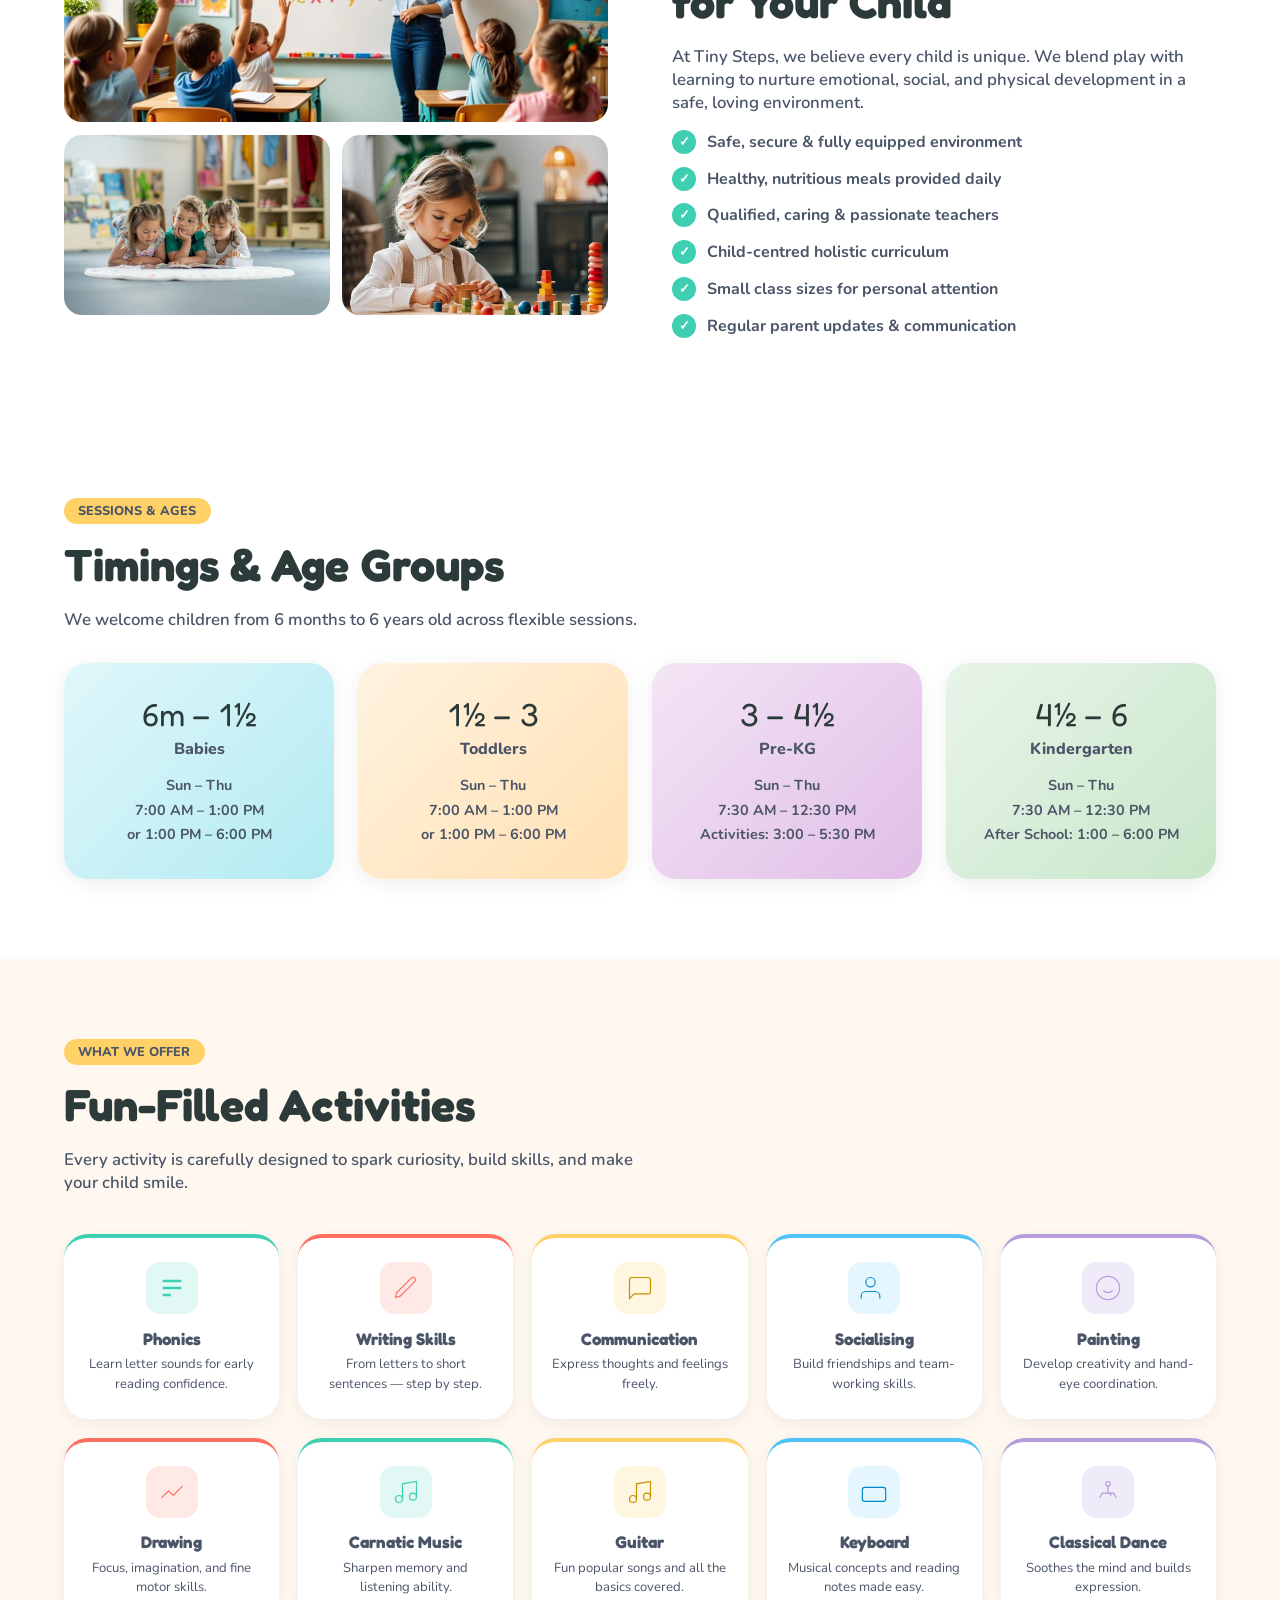
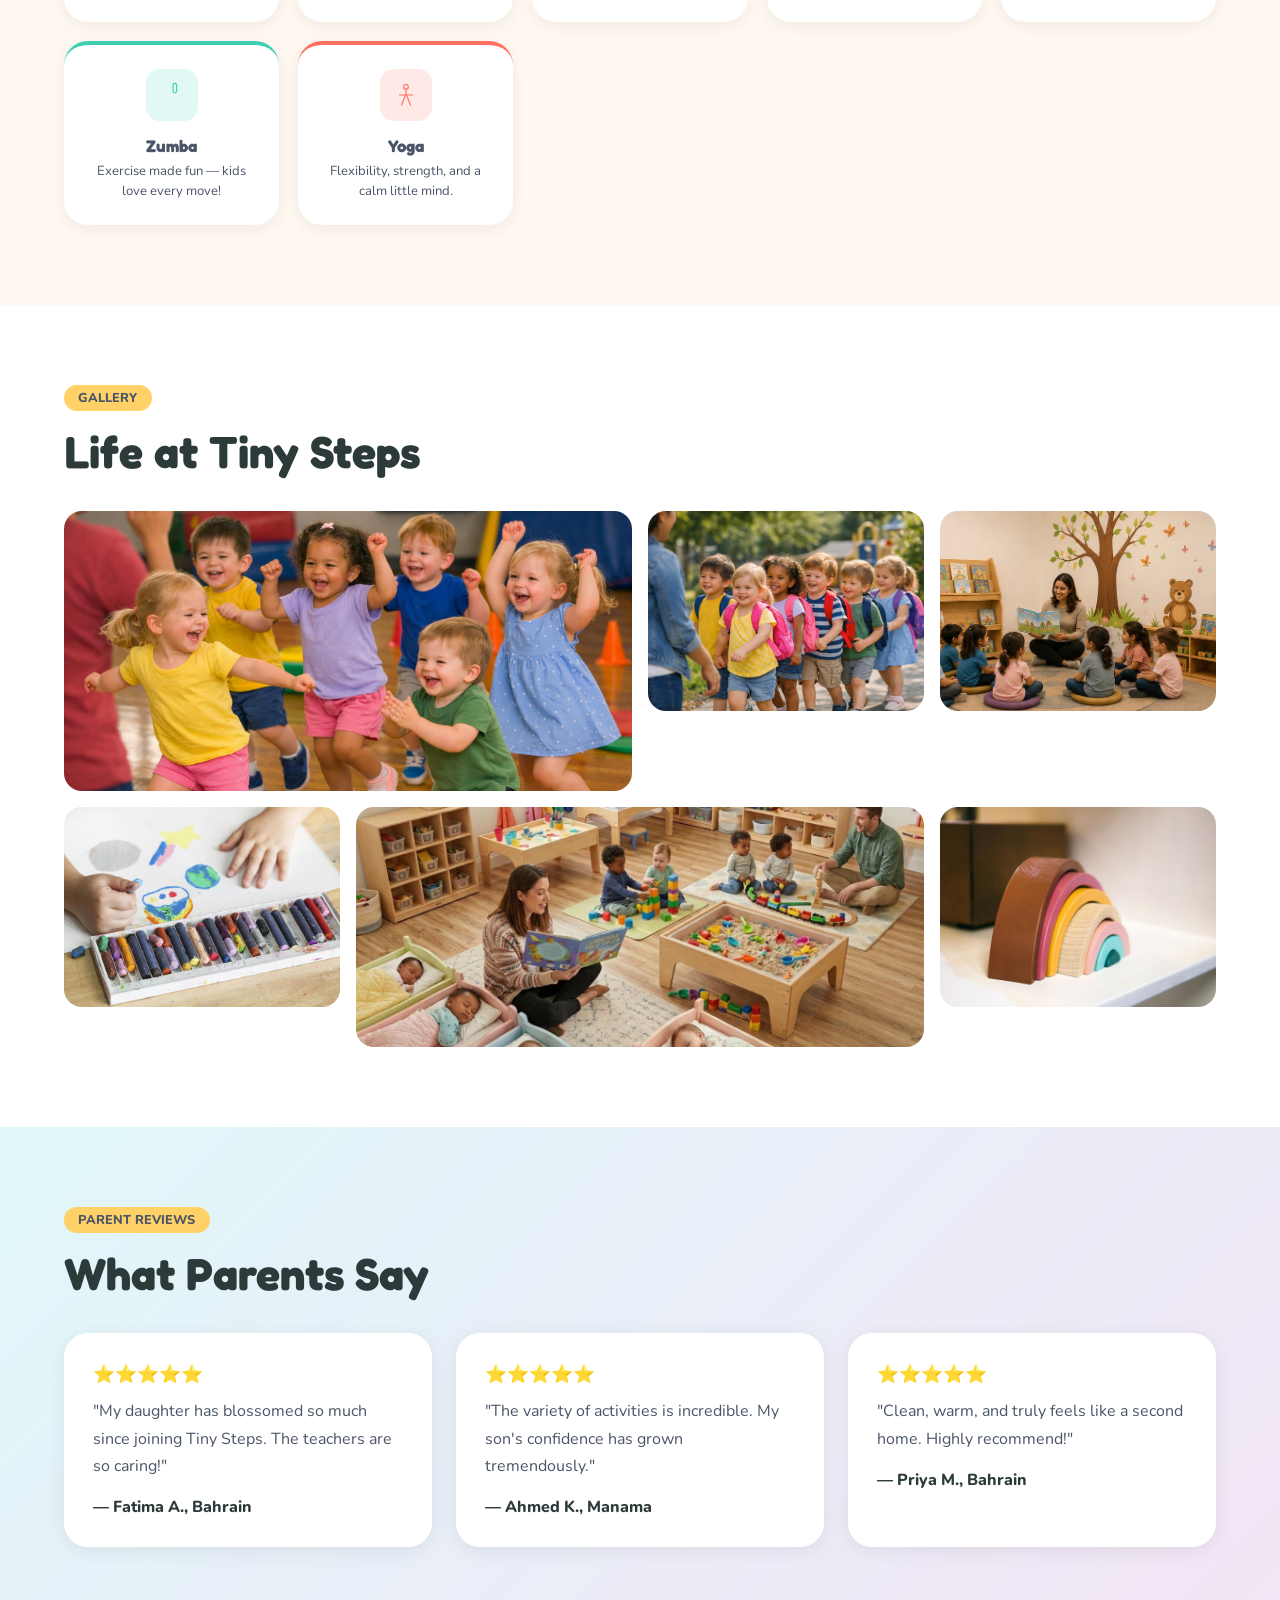
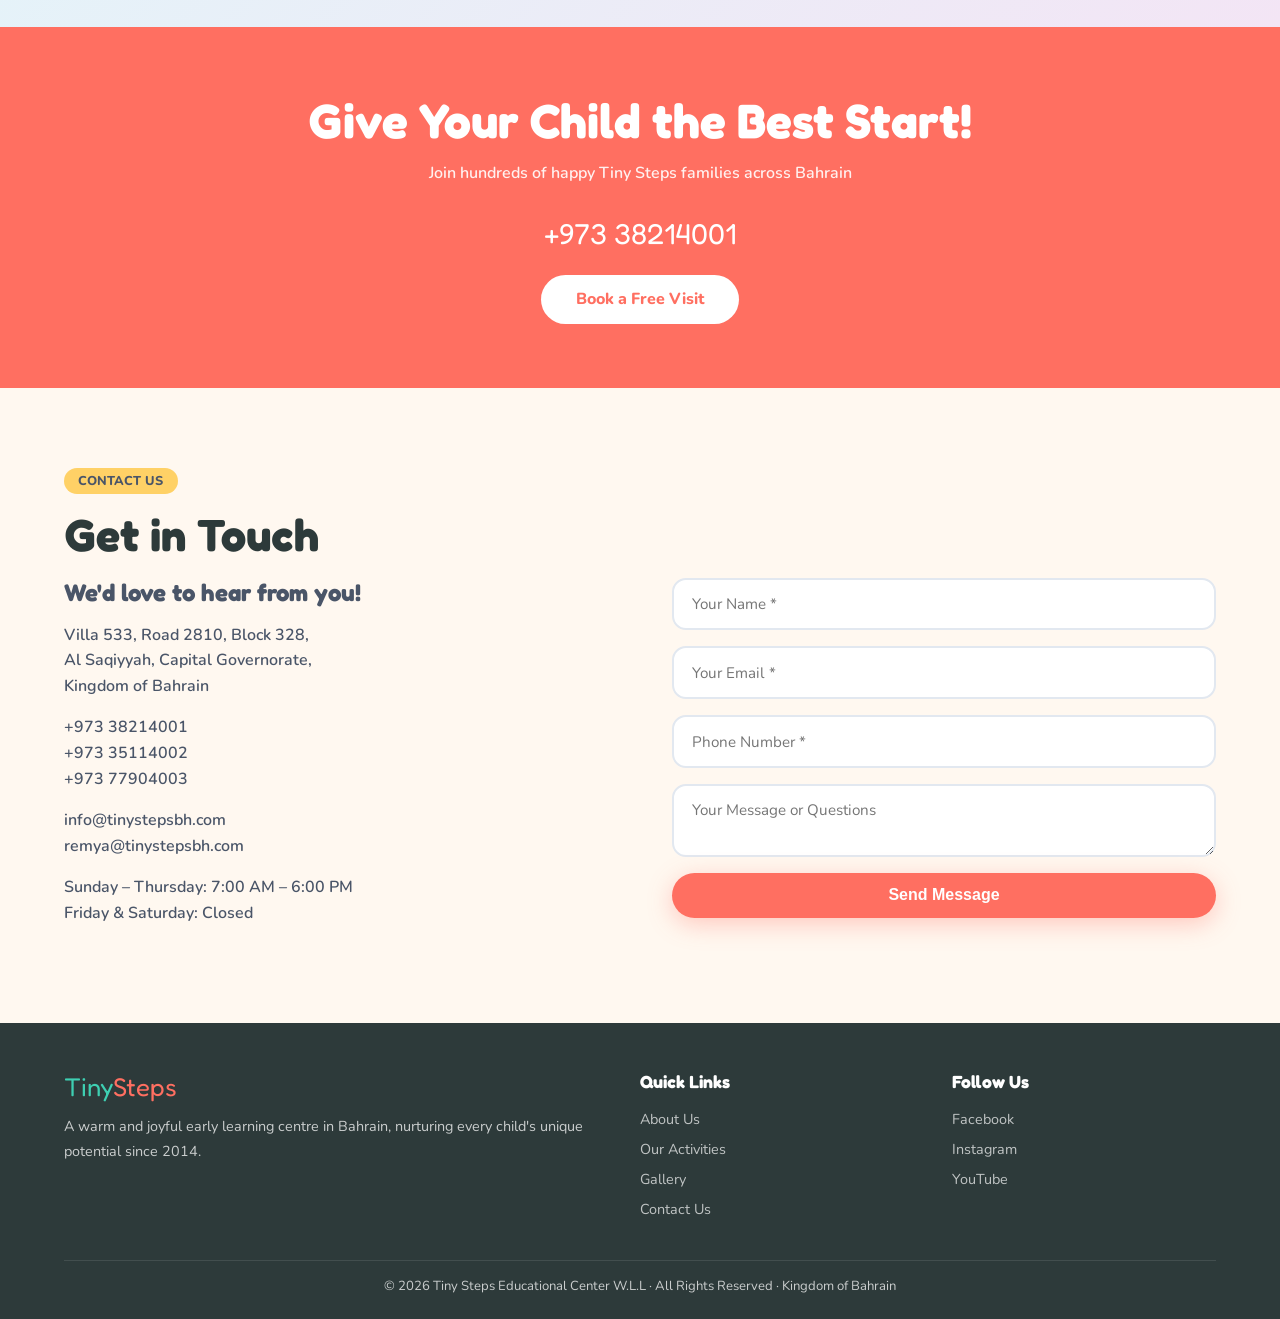
<file: Untitled-1.html>
<!DOCTYPE html>
<html lang="en">
<head>
  <meta charset="UTF-8">
  <meta name="viewport" content="width=device-width, initial-scale=1.0, user-scalable=yes">
  <title>Tiny Steps – Educational Center | Bahrain</title>
  <!-- Google Fonts -->
  <link href="https://fonts.googleapis.com/css2?family=Nunito:wght@400;600;700;800&family=Fredoka+One&display=swap" rel="stylesheet">
  <style>
    * {
      margin: 0;
      padding: 0;
      box-sizing: border-box;
    }

    :root {
      --mint: #3ecfb2;
      --coral: #ff6f61;
      --sun: #ffd166;
      --sky: #4fc3f7;
      --lavender: #b39ddb;
      --white: #ffffff;
      --cream: #fff8f0;
      --dark: #2d3a3a;
      --text: #4a5568;
      --card-radius: 24px;
    }

    body {
      font-family: 'Nunito', sans-serif;
      background: var(--cream);
      color: var(--text);
      overflow-x: hidden;
    }

    /* NAVIGATION */
    nav {
      position: fixed;
      top: 0;
      width: 100%;
      z-index: 100;
      background: rgba(255,255,255,0.95);
      backdrop-filter: blur(12px);
      display: flex;
      align-items: center;
      justify-content: space-between;
      padding: 0 5%;
      transition: box-shadow 0.2s;
    }
    nav.scrolled {
      box-shadow: 0 4px 30px rgba(0,0,0,0.13);
    }
    .nav-logo {
      display: flex;
      align-items: center;
      gap: 10px;
      text-decoration: none;
    }
    .nav-logo span {
      font-family: 'Fredoka One', cursive;
      font-size: 1.6rem;
      color: var(--mint);
    }
    .nav-logo em {
      font-style: normal;
      color: var(--coral);
    }
    .nav-links {
      display: flex;
      gap: 2rem;
      list-style: none;
    }
    .nav-links a {
      text-decoration: none;
      font-weight: 700;
      color: var(--dark);
      font-size: 0.95rem;
      transition: color 0.2s;
    }
    .nav-links a:hover {
      color: var(--mint);
    }
    .nav-cta {
      background: var(--coral);
      color: white;
      border-radius: 50px;
      padding: 0.55rem 1.4rem;
      font-weight: 800;
      font-size: 0.9rem;
      text-decoration: none;
      transition: transform 0.2s, box-shadow 0.2s;
    }
    .nav-cta:hover {
      transform: translateY(-2px);
      box-shadow: 0 6px 20px rgba(255,111,97,0.4);
    }
    .hamburger {
      display: none;
      flex-direction: column;
      gap: 5px;
      cursor: pointer;
    }
    .hamburger span {
      width: 26px;
      height: 3px;
      background: var(--dark);
      border-radius: 3px;
      transition: 0.3s;
    }
    /* mobile nav */
    @media (max-width: 768px) {
      .nav-links, .nav-cta {
        display: none;
      }
      .hamburger {
        display: flex;
      }
      .nav-links.open {
        display: flex;
        flex-direction: column;
        position: absolute;
        top: 64px;
        left: 0;
        right: 0;
        background: white;
        padding: 1.5rem 5%;
        gap: 1.2rem;
        box-shadow: 0 8px 24px rgba(0,0,0,0.1);
      }
    }

    /* HERO SECTION */
    .hero {
      min-height: 100vh;
      background: linear-gradient(135deg, #e0f7fa 0%, #ffe0cc 50%, #f3e5f5 100%);
      display: flex;
      align-items: center;
      justify-content: space-between;
      text-align: left;
      padding: 120px 8% 80px;
      gap: 3rem;
      position: relative;
      overflow: hidden;
    }
    .hero-text {
      flex: 1;
      min-width: 280px;
    }
    .hero-badge {
      display: inline-block;
      background: var(--sun);
      color: var(--dark);
      border-radius: 50px;
      padding: 0.35rem 1.1rem;
      font-size: 0.85rem;
      font-weight: 800;
      margin-bottom: 1.2rem;
    }
    .hero h1 {
      font-family: 'Fredoka One', cursive;
      font-size: clamp(2.4rem, 5vw, 4.2rem);
      line-height: 1.1;
      color: var(--dark);
      margin-bottom: 1.2rem;
    }
    .hero h1 span {
      color: var(--mint);
    }
    .hero p {
      font-size: clamp(1rem, 2.5vw, 1.2rem);
      max-width: 520px;
      margin-bottom: 2rem;
      font-weight: 600;
    }
    .hero-btns {
      display: flex;
      gap: 1rem;
      flex-wrap: wrap;
    }
    .btn-primary {
      background: var(--coral);
      color: white;
      border: none;
      border-radius: 50px;
      padding: 0.85rem 2rem;
      font-weight: 800;
      font-size: 1rem;
      text-decoration: none;
      transition: transform 0.2s, box-shadow 0.2s;
      box-shadow: 0 6px 24px rgba(255,111,97,0.35);
      display: inline-block;
    }
    .btn-primary:hover {
      transform: translateY(-3px);
      box-shadow: 0 10px 30px rgba(255,111,97,0.45);
    }
    .btn-secondary {
      background: white;
      color: var(--mint);
      border: 3px solid var(--mint);
      border-radius: 50px;
      padding: 0.75rem 2rem;
      font-weight: 800;
      font-size: 1rem;
      text-decoration: none;
      transition: 0.2s;
      display: inline-block;
    }
    .btn-secondary:hover {
      background: var(--mint);
      color: white;
    }
    .hero-illustration {
      flex: 0 0 440px;
      width: 440px;
      pointer-events: none;
      animation: float 5s ease-in-out infinite;
    }
    @keyframes float {
      0%, 100% { transform: translateY(0); }
      50% { transform: translateY(-18px); }
    }
    @media (max-width: 900px) {
      .hero {
        flex-direction: column;
        text-align: center;
        padding: 110px 5% 60px;
      }
      .hero-btns {
        justify-content: center;
      }
      .hero p {
        margin: 0 auto 2rem;
      }
      .hero-illustration {
        width: 100%;
        max-width: 320px;
        flex: none;
      }
    }

    /* PHOTO STRIP */
    .photo-strip-wrap {
      background: white;
      padding: 2rem 0;
      overflow: hidden;
    }
    .photo-strip {
      display: flex;
      gap: 1.2rem;
      width: max-content;
      animation: stripScroll 22s linear infinite;
    }
    .photo-strip:hover {
      animation-play-state: paused;
    }
    @keyframes stripScroll {
      0% { transform: translateX(0); }
      100% { transform: translateX(-50%); }
    }
    .strip-card {
      flex: 0 0 220px;
      height: 260px;
      border-radius: var(--card-radius);
      overflow: hidden;
      position: relative;
      box-shadow: 0 8px 28px rgba(0,0,0,0.12);
      transition: transform 0.3s;
    }
    .strip-card:hover {
      transform: scale(1.04) translateY(-6px);
    }
    .strip-card img {
      width: 100%;
      height: 100%;
      object-fit: cover;
    }
    .strip-card .overlay {
      position: absolute;
      bottom: 0;
      left: 0;
      right: 0;
      background: linear-gradient(transparent, rgba(0,0,0,0.55));
      padding: 0.8rem;
      color: white;
      font-weight: 700;
      font-size: 0.85rem;
    }

    /* STATS */
    .stats {
      background: var(--mint);
      padding: 3rem 5%;
    }
    .stats-grid {
      display: grid;
      grid-template-columns: repeat(auto-fit, minmax(160px, 1fr));
      gap: 1.5rem;
    }
    .stat-card {
      text-align: center;
    }
    .stat-card .num {
      font-family: 'Fredoka One', cursive;
      font-size: 3rem;
      color: white;
    }
    .stat-card .label {
      color: rgba(255,255,255,0.85);
      font-weight: 700;
    }

    /* ABOUT */
    .about {
      background: white;
      padding: 5rem 5%;
    }
    .about-inner {
      display: grid;
      grid-template-columns: 1fr 1fr;
      gap: 4rem;
      align-items: center;
    }
    .about-imgs {
      display: grid;
      grid-template-columns: 1fr 1fr;
      gap: 0.8rem;
    }
    .about-imgs img {
      width: 100%;
      border-radius: 18px;
      height: 180px;
      object-fit: cover;
    }
    .about-imgs img:first-child {
      grid-column: span 2;
      height: 220px;
    }
    .feature-list {
      list-style: none;
      margin-top: 1rem;
      display: flex;
      flex-direction: column;
      gap: 0.8rem;
    }
    .feature-list li {
      display: flex;
      align-items: center;
      gap: 0.7rem;
      font-weight: 700;
    }
    .feature-list li::before {
      content: "✓";
      background: var(--mint);
      color: white;
      width: 24px;
      height: 24px;
      border-radius: 50%;
      display: inline-flex;
      align-items: center;
      justify-content: center;
      font-size: 0.8rem;
      flex-shrink: 0;
    }
    @media (max-width: 768px) {
      .about-inner {
        grid-template-columns: 1fr;
        gap: 2rem;
      }
    }

    /* TIMINGS */
    .timings {
      background: white;
      padding: 5rem 5%;
    }
    .timings-grid {
      display: grid;
      grid-template-columns: repeat(auto-fit, minmax(220px, 1fr));
      gap: 1.5rem;
      margin-top: 2rem;
    }
    .timing-card {
      border-radius: var(--card-radius);
      padding: 2rem 1.5rem;
      text-align: center;
      transition: transform 0.3s;
      box-shadow: 0 4px 20px rgba(0,0,0,0.07);
    }
    .timing-card:hover {
      transform: translateY(-5px);
    }
    .timing-card.t1 { background: linear-gradient(135deg,#e0f7fa,#b2ebf2); }
    .timing-card.t2 { background: linear-gradient(135deg,#fff3e0,#ffe0b2); }
    .timing-card.t3 { background: linear-gradient(135deg,#f3e5f5,#e1bee7); }
    .timing-card.t4 { background: linear-gradient(135deg,#e8f5e9,#c8e6c9); }
    .timing-age {
      font-family: 'Fredoka One', cursive;
      font-size: 2rem;
      color: var(--dark);
    }
    .timing-label {
      font-weight: 800;
      margin: 0.3rem 0 0.8rem;
    }
    .timing-hours {
      font-size: 0.9rem;
      font-weight: 700;
      line-height: 1.7;
    }

    /* ACTIVITIES (FIXED VISIBILITY) */
    .activities {
      background: var(--cream);
      padding: 5rem 5%;
    }
    .acts-grid {
      display: grid;
      grid-template-columns: repeat(auto-fill, minmax(200px, 1fr));
      gap: 1.2rem;
      margin-top: 2.5rem;
    }
    .act-card {
      background: white;
      border-radius: var(--card-radius);
      padding: 1.5rem 1.2rem;
      text-align: center;
      transition: transform 0.3s, box-shadow 0.3s, opacity 0.5s ease, transform 0.5s ease;
      box-shadow: 0 4px 16px rgba(0,0,0,0.06);
      /* IMPORTANT FIX: remove hidden initial state OR make them visible by default */
      opacity: 1;
      transform: translateY(0);
    }
    /* keep the scroll animation optional but visible from start */
    .act-card.visible {
      opacity: 1;
      transform: translateY(0);
    }
    .act-card:hover {
      transform: translateY(-6px);
      box-shadow: 0 12px 32px rgba(0,0,0,0.12);
    }
    .act-icon {
      width: 52px;
      height: 52px;
      margin: 0 auto 0.9rem;
      display: flex;
      align-items: center;
      justify-content: center;
      border-radius: 14px;
    }
    .act-icon svg {
      width: 28px;
      height: 28px;
    }
    .act-card.mint .act-icon { background: rgba(62,207,178,0.15); color: var(--mint); }
    .act-card.coral .act-icon { background: rgba(255,111,97,0.15); color: var(--coral); }
    .act-card.sun .act-icon { background: rgba(255,209,102,0.2); color: #c49000; }
    .act-card.sky .act-icon { background: rgba(79,195,247,0.15); color: #0288d1; }
    .act-card.lav .act-icon { background: rgba(179,157,219,0.2); color: var(--lavender); }
    .act-card h3 {
      font-family: 'Fredoka One', cursive;
      font-size: 1.05rem;
      margin-bottom: 0.4rem;
    }
    .act-card p {
      font-size: 0.82rem;
      line-height: 1.5;
    }
    .act-card.mint { border-top: 4px solid var(--mint); }
    .act-card.coral { border-top: 4px solid var(--coral); }
    .act-card.sun { border-top: 4px solid var(--sun); }
    .act-card.sky { border-top: 4px solid var(--sky); }
    .act-card.lav { border-top: 4px solid var(--lavender); }

    /* GALLERY */
    .gallery {
      background: white;
      padding: 5rem 5%;
    }
    .gallery-grid {
      display: grid;
      grid-template-columns: repeat(4, 1fr);
      gap: 1rem;
      margin-top: 2rem;
    }
    .gallery-grid img {
      width: 100%;
      height: 200px;
      object-fit: cover;
      border-radius: 18px;
      transition: transform 0.3s;
    }
    .gallery-grid img:hover {
      transform: scale(1.04);
    }
    .gallery-grid img:nth-child(1) {
      grid-column: span 2;
      height: 280px;
    }
    .gallery-grid img:nth-child(5) {
      grid-column: span 2;
      height: 240px;
    }
    @media (max-width: 768px) {
      .gallery-grid {
        grid-template-columns: 1fr 1fr;
      }
      .gallery-grid img:nth-child(1),
      .gallery-grid img:nth-child(5) {
        grid-column: span 2;
      }
    }

    /* TESTIMONIALS */
    .testimonials {
      background: linear-gradient(135deg, #e0f7fa, #f3e5f5);
      padding: 5rem 5%;
    }
    .test-grid {
      display: grid;
      grid-template-columns: repeat(auto-fit, minmax(280px, 1fr));
      gap: 1.5rem;
      margin-top: 2rem;
    }
    .test-card {
      background: white;
      border-radius: var(--card-radius);
      padding: 1.8rem;
      box-shadow: 0 4px 20px rgba(0,0,0,0.07);
    }
    .test-card .stars {
      color: var(--sun);
      font-size: 1.1rem;
      margin-bottom: 0.8rem;
    }
    .test-card p {
      line-height: 1.7;
      margin-bottom: 1rem;
    }
    .test-card .author {
      font-weight: 800;
      color: var(--dark);
    }

    /* CTA BAND */
    .cta-band {
      background: var(--coral);
      text-align: center;
      padding: 4rem 5%;
    }
    .cta-band h2 {
      font-family: 'Fredoka One', cursive;
      font-size: clamp(1.8rem, 4vw, 3rem);
      color: white;
      margin-bottom: 0.8rem;
    }
    .cta-band p {
      color: rgba(255,255,255,0.9);
      font-weight: 600;
      margin-bottom: 2rem;
    }
    .cta-band .phone {
      font-family: 'Fredoka One', cursive;
      font-size: 1.8rem;
      color: white;
      display: block;
      margin-bottom: 1.5rem;
    }
    .btn-white {
      background: white;
      color: var(--coral);
      border-radius: 50px;
      padding: 0.85rem 2.2rem;
      font-weight: 800;
      font-size: 1rem;
      text-decoration: none;
      transition: 0.2s;
      display: inline-block;
    }
    .btn-white:hover {
      background: var(--sun);
      color: var(--dark);
    }

    /* CONTACT */
    .contact {
      background: var(--cream);
      padding: 5rem 5%;
    }
    .contact-inner {
      display: grid;
      grid-template-columns: 1fr 1fr;
      gap: 4rem;
    }
    .contact-info h3 {
      font-family: 'Fredoka One', cursive;
      font-size: 1.5rem;
      margin-bottom: 1rem;
    }
    .info-item {
      display: flex;
      gap: 0.8rem;
      margin-bottom: 1rem;
      align-items: flex-start;
    }
    .info-item div {
      font-weight: 600;
      line-height: 1.6;
    }
    .contact-form {
      display: flex;
      flex-direction: column;
      gap: 1rem;
    }
    .contact-form input, .contact-form textarea {
      border: 2px solid #e2e8f0;
      border-radius: 14px;
      padding: 0.9rem 1.1rem;
      font-family: 'Nunito', sans-serif;
      font-size: 0.95rem;
      outline: none;
      transition: border-color 0.2s;
    }
    .contact-form input:focus, .contact-form textarea:focus {
      border-color: var(--mint);
    }
    .field-error {
      color: var(--coral);
      font-size: 0.8rem;
      font-weight: 700;
      margin-top: -0.5rem;
      display: none;
    }
    .field-error.show {
      display: block;
    }
    .form-success {
      display: none;
      background: var(--mint);
      color: white;
      border-radius: 14px;
      padding: 1rem;
      text-align: center;
      font-weight: 800;
    }
    .form-success.show {
      display: block;
    }
    .contact-form input.error, .contact-form textarea.error {
      border-color: var(--coral);
    }
    @media (max-width: 768px) {
      .contact-inner {
        grid-template-columns: 1fr;
        gap: 2rem;
      }
    }

    /* FOOTER */
    footer {
      background: var(--dark);
      color: rgba(255,255,255,0.75);
      padding: 3rem 5% 1.5rem;
    }
    .footer-grid {
      display: grid;
      grid-template-columns: 2fr 1fr 1fr;
      gap: 3rem;
      margin-bottom: 2rem;
    }
    .footer-brand span {
      font-family: 'Fredoka One', cursive;
      font-size: 1.6rem;
      color: var(--mint);
    }
    .footer-brand em {
      font-style: normal;
      color: var(--coral);
    }
    .footer-brand p {
      margin-top: 0.8rem;
      font-size: 0.9rem;
      line-height: 1.7;
    }
    .footer-col h4 {
      font-family: 'Fredoka One', cursive;
      font-size: 1.1rem;
      color: white;
      margin-bottom: 1rem;
    }
    .footer-col ul {
      list-style: none;
    }
    .footer-col ul li {
      margin-bottom: 0.5rem;
    }
    .footer-col ul li a {
      color: rgba(255,255,255,0.7);
      text-decoration: none;
      font-size: 0.9rem;
      transition: color 0.2s;
    }
    .footer-col ul li a:hover {
      color: var(--mint);
    }
    .footer-bottom {
      border-top: 1px solid rgba(255,255,255,0.1);
      padding-top: 1rem;
      text-align: center;
      font-size: 0.82rem;
    }
    @media (max-width: 768px) {
      .footer-grid {
        grid-template-columns: 1fr;
        gap: 2rem;
      }
    }
    .section-tag {
      display: inline-block;
      background: var(--sun);
      border-radius: 50px;
      padding: 0.25rem 0.9rem;
      font-size: 0.8rem;
      font-weight: 800;
      margin-bottom: 0.8rem;
      text-transform: uppercase;
    }
    .section-title {
      font-family: 'Fredoka One', cursive;
      font-size: clamp(1.8rem, 4vw, 2.8rem);
      color: var(--dark);
      margin-bottom: 1rem;
    }
    .section-sub {
      font-size: 1.05rem;
      max-width: 600px;
      font-weight: 600;
    }
  </style>
</head>
<body>

<nav>
  <a href="#" class="nav-logo"><span>Tiny<em>Steps</em></span></a>
  <ul class="nav-links">
    <li><a href="#about">About</a></li>
    <li><a href="#activities">Activities</a></li>
    <li><a href="#gallery">Gallery</a></li>
    <li><a href="#contact">Contact</a></li>
  </ul>
  <a href="#contact" class="nav-cta">Enroll Now</a>
  <div class="hamburger"><span></span><span></span><span></span></div>
</nav>

<section class="hero">
  <div class="hero-text">
    <div class="hero-badge">Bahrain's Favourite Early Learning Centre</div>
    <h1>Where Little <span>Minds</span><br>Grow Big Dreams</h1>
    <p>A warm, joyful space where your child learns, plays, and blossoms — every single day.</p>
    <div class="hero-btns">
      <a href="#contact" class="btn-primary">Register Free</a>
      <a href="#activities" class="btn-secondary">See Activities</a>
    </div>
  </div>
  <svg class="hero-illustration" viewBox="0 0 400 320" xmlns="http://www.w3.org/2000/svg" fill="none">
    <rect x="0" y="270" width="400" height="50" fill="#3ecfb2" opacity=".4" />
    <rect x="20" y="60" width="360" height="215" rx="12" fill="#ffffff" opacity=".5" />
    <rect x="40" y="80" width="80" height="70" rx="6" fill="#4fc3f7" opacity=".6" />
    <line x1="80" y1="80" x2="80" y2="150" stroke="#fff" stroke-width="3" />
    <line x1="40" y1="115" x2="120" y2="115" stroke="#fff" stroke-width="3" />
    <circle cx="60" cy="98" r="14" fill="#ffd166" opacity=".9" />
    <rect x="160" y="75" width="200" height="100" rx="8" fill="#2d3a3a" opacity=".7" />
    <rect x="168" y="83" width="184" height="84" rx="4" fill="#3a4f4f" opacity=".8" />
    <text x="200" y="128" font-family="Fredoka One,cursive" font-size="28" fill="#ffd166" opacity=".9">ABC</text>
    <circle cx="25" cy="65" r="5" fill="#ffd166" opacity=".6" />
    <circle cx="375" cy="65" r="4" fill="#ff6f61" opacity=".6" />
  </svg>
</section>

<div class="photo-strip-wrap">
  <div class="photo-strip" id="photoStrip">
    <!-- repeated images with placeholder unsplash (free usage) -->
    <div class="strip-card"><img src="image/paint.jpg" alt="Kids painting"><div class="overlay">Art & Painting</div></div>
    <div class="strip-card"><img src="image/happy-learners.jpg" alt="Baby smiling"><div class="overlay">Happy Learners</div></div>
    <div class="strip-card"><img src="image/reading.jpg" alt="Kids reading"><div class="overlay">Story Time</div></div>
    <div class="strip-card"><img src="image/activities.jpeg" alt="Kids playing"><div class="overlay">Play & Explore</div></div>
    <div class="strip-card"><img src="image/music-class.jpg" alt="Music class"><div class="overlay">Music Class</div></div>
    <div class="strip-card"><img src="image/dance-class.jpg" alt="Kids dancing"><div class="overlay">Dance & Movement</div></div>
    <!-- duplicates for seamless loop -->
    <div class="strip-card"><img src="image/paint.jpg" alt="Kids painting"><div class="overlay">Art & Painting</div></div>
    <div class="strip-card"><img src="image/happy-learners.jpg" alt="Baby smiling"><div class="overlay">Happy Learners</div></div>
    <div class="strip-card"><img src="image/reading.jpg" alt="Kids reading"><div class="overlay">Story Time</div></div>
    <div class="strip-card"><img src="image/playing.jpg" alt="Kids playing"><div class="overlay">Play & Explore</div></div>
    <div class="strip-card"><img src="image/music-class.jpg" alt="Music class"><div class="overlay">Music Class</div></div>
    <div class="strip-card"><img src="image/dance-class.jpg" alt="Kids dancing"><div class="overlay">Dance & Movement</div></div>
  </div>
</div>

<div class="stats">
  <div class="stats-grid">
    <div class="stat-card"><div class="num">500+</div><div class="label">Happy Children</div></div>
    <div class="stat-card"><div class="num">20+</div><div class="label">Activities</div></div>
    <div class="stat-card"><div class="num">10+</div><div class="label">Years of Care</div></div>
    <div class="stat-card"><div class="num">30+</div><div class="label">Qualified Teachers</div></div>
  </div>
</div>

<section class="about" id="about">
  <div class="about-inner">
    <div class="about-imgs">
      <img src="image/learning.jpg" alt="Teacher with child">
      <img src="image/studying.jpg" alt="Child learning">
      <img src="image/playing.jpg" alt="Kids with blocks">
    </div>
    <div class="about-text">
      <div class="section-tag">About Us</div>
      <h2 class="section-title">A Second Home<br>for Your Child</h2>
      <p class="section-sub">At Tiny Steps, we believe every child is unique. We blend play with learning to nurture emotional, social, and physical development in a safe, loving environment.</p>
      <ul class="feature-list">
        <li>Safe, secure & fully equipped environment</li>
        <li>Healthy, nutritious meals provided daily</li>
        <li>Qualified, caring & passionate teachers</li>
        <li>Child-centred holistic curriculum</li>
        <li>Small class sizes for personal attention</li>
        <li>Regular parent updates & communication</li>
      </ul>
    </div>
  </div>
</section>

<section class="timings">
  <div class="section-tag">Sessions & Ages</div>
  <h2 class="section-title">Timings & Age Groups</h2>
  <p class="section-sub">We welcome children from 6 months to 6 years old across flexible sessions.</p>
  <div class="timings-grid">
    <div class="timing-card t1"><div class="timing-age">6m – 1½</div><div class="timing-label">Babies</div><div class="timing-hours">Sun – Thu<br>7:00 AM – 1:00 PM<br>or 1:00 PM – 6:00 PM</div></div>
    <div class="timing-card t2"><div class="timing-age">1½ – 3</div><div class="timing-label">Toddlers</div><div class="timing-hours">Sun – Thu<br>7:00 AM – 1:00 PM<br>or 1:00 PM – 6:00 PM</div></div>
    <div class="timing-card t3"><div class="timing-age">3 – 4½</div><div class="timing-label">Pre-KG</div><div class="timing-hours">Sun – Thu<br>7:30 AM – 12:30 PM<br>Activities: 3:00 – 5:30 PM</div></div>
    <div class="timing-card t4"><div class="timing-age">4½ – 6</div><div class="timing-label">Kindergarten</div><div class="timing-hours">Sun – Thu<br>7:30 AM – 12:30 PM<br>After School: 1:00 – 6:00 PM</div></div>
  </div>
</section>

<!-- ACTIVITIES SECTION (all cards visible immediately) -->
<section class="activities" id="activities">
  <div class="section-tag">What We Offer</div>
  <h2 class="section-title">Fun-Filled Activities</h2>
  <p class="section-sub">Every activity is carefully designed to spark curiosity, build skills, and make your child smile.</p>
  <div class="acts-grid">
    <div class="act-card mint"><div class="act-icon"><svg viewBox="0 0 24 24" fill="none" stroke="currentColor" stroke-width="2"><path d="M4 6h16M4 12h16M4 18h7"/></svg></div><h3>Phonics</h3><p>Learn letter sounds for early reading confidence.</p></div>
    <div class="act-card coral"><div class="act-icon"><svg viewBox="0 0 24 24" fill="none" stroke="currentColor"><path d="M16.5 3.5a2.121 2.121 0 013 3L7 19l-4 1 1-4L16.5 3.5z"/></svg></div><h3>Writing Skills</h3><p>From letters to short sentences — step by step.</p></div>
    <div class="act-card sun"><div class="act-icon"><svg viewBox="0 0 24 24" fill="none" stroke="currentColor"><path d="M21 15a2 2 0 01-2 2H7l-4 4V5a2 2 0 012-2h14a2 2 0 012 2z"/></svg></div><h3>Communication</h3><p>Express thoughts and feelings freely.</p></div>
    <div class="act-card sky"><div class="act-icon"><svg viewBox="0 0 24 24" fill="none" stroke="currentColor"><path d="M17 21v-2a4 4 0 00-4-4H5a4 4 0 00-4 4v2"/><circle cx="9" cy="7" r="4"/></svg></div><h3>Socialising</h3><p>Build friendships and team-working skills.</p></div>
    <div class="act-card lav"><div class="act-icon"><svg viewBox="0 0 24 24" fill="none" stroke="currentColor"><circle cx="12" cy="12" r="10"/><path d="M8 14s1.5 2 4 2 4-2 4-2"/></svg></div><h3>Painting</h3><p>Develop creativity and hand-eye coordination.</p></div>
    <div class="act-card coral"><div class="act-icon"><svg viewBox="0 0 24 24" fill="none" stroke="currentColor"><polyline points="3 17 9 11 13 15 21 7"/></svg></div><h3>Drawing</h3><p>Focus, imagination, and fine motor skills.</p></div>
    <div class="act-card mint"><div class="act-icon"><svg viewBox="0 0 24 24" fill="none" stroke="currentColor"><path d="M9 18V5l12-2v13"/><circle cx="6" cy="18" r="3"/><circle cx="18" cy="16" r="3"/></svg></div><h3>Carnatic Music</h3><p>Sharpen memory and listening ability.</p></div>
    <div class="act-card sun"><div class="act-icon"><svg viewBox="0 0 24 24" fill="none" stroke="currentColor"><path d="M9 18V5l12-2v13"/><circle cx="6" cy="18" r="3"/><circle cx="18" cy="16" r="3"/></svg></div><h3>Guitar</h3><p>Fun popular songs and all the basics covered.</p></div>
    <div class="act-card sky"><div class="act-icon"><svg viewBox="0 0 24 24" fill="none" stroke="currentColor"><rect x="2" y="8" width="20" height="12" rx="2"/></svg></div><h3>Keyboard</h3><p>Musical concepts and reading notes made easy.</p></div>
    <div class="act-card lav"><div class="act-icon"><svg viewBox="0 0 24 24" fill="none" stroke="currentColor"><circle cx="12" cy="5" r="2"/><path d="M12 7v5l3 3M5 17l2-4h10l2 4"/></svg></div><h3>Classical Dance</h3><p>Soothes the mind and builds expression.</p></div>
    <div class="act-card mint"><div class="act-icon"><svg viewBox="0 0 24 24" fill="none" stroke="currentColor"><path d="M14.5 10c-.83 0-1.5-.67-1.5-1.5v-5c0-.83.67-1.5 1.5-1.5s1.5.67 1.5 1.5v5c0 .83-.67 1.5-1.5 1.5z"/></svg></div><h3>Zumba</h3><p>Exercise made fun — kids love every move!</p></div>
    <div class="act-card coral"><div class="act-icon"><svg viewBox="0 0 24 24" fill="none" stroke="currentColor"><circle cx="12" cy="5" r="2"/><path d="M12 7v4M8 21l4-10 4 10M6 12h12"/></svg></div><h3>Yoga</h3><p>Flexibility, strength, and a calm little mind.</p></div>
  </div>
</section>

<section class="gallery" id="gallery">
  <div class="section-tag">Gallery</div>
  <h2 class="section-title">Life at Tiny Steps</h2>
  <div class="gallery-grid">
    <img src="image/happy.jpg" alt="Kids playing">
    <img src="image/school-time.jpg" alt="Kids painting">
    <img src="image/story-time.jpg" alt="Story time">
    <img src="image/drawing.jpg" alt="Kids playing">
    <img src="image/sleep.jpeg" alt="Dance class">
    <img src="image/blocks.jpg" alt="Music time">
  </div>
</section>

<section class="testimonials">
  <div class="section-tag">Parent Reviews</div>
  <h2 class="section-title">What Parents Say</h2>
  <div class="test-grid">
    <div class="test-card"><div class="stars">⭐⭐⭐⭐⭐</div><p>"My daughter has blossomed so much since joining Tiny Steps. The teachers are so caring!"</p><div class="author">— Fatima A., Bahrain</div></div>
    <div class="test-card"><div class="stars">⭐⭐⭐⭐⭐</div><p>"The variety of activities is incredible. My son's confidence has grown tremendously."</p><div class="author">— Ahmed K., Manama</div></div>
    <div class="test-card"><div class="stars">⭐⭐⭐⭐⭐</div><p>"Clean, warm, and truly feels like a second home. Highly recommend!"</p><div class="author">— Priya M., Bahrain</div></div>
  </div>
</section>

<div class="cta-band">
  <h2>Give Your Child the Best Start!</h2>
  <p>Join hundreds of happy Tiny Steps families across Bahrain</p>
  <span class="phone">+973 38214001</span>
  <a href="#contact" class="btn-white">Book a Free Visit</a>
</div>

<section class="contact" id="contact">
  <div class="section-tag">Contact Us</div>
  <h2 class="section-title">Get in Touch</h2>
  <div class="contact-inner">
    <div class="contact-info">
      <h3>We'd love to hear from you!</h3>
      <div class="info-item"><div>Villa 533, Road 2810, Block 328,<br>Al Saqiyyah, Capital Governorate,<br>Kingdom of Bahrain</div></div>
      <div class="info-item"><div>+973 38214001<br>+973 35114002<br>+973 77904003</div></div>
      <div class="info-item"><div>info@tinystepsbh.com<br>remya@tinystepsbh.com</div></div>
      <div class="info-item"><div>Sunday – Thursday: 7:00 AM – 6:00 PM<br>Friday & Saturday: Closed</div></div>
    </div>
    <div class="contact-form" id="contactForm">
      <div class="form-success" id="formSuccess">Message sent! We'll be in touch within 24 hours.</div>
      <input type="text" id="fname" placeholder="Your Name *">
      <div class="field-error" id="fnameErr">Please enter your name.</div>
      <input type="email" id="femail" placeholder="Your Email *">
      <div class="field-error" id="femailErr">Please enter a valid email address.</div>
      <input type="tel" id="fphone" placeholder="Phone Number *">
      <div class="field-error" id="fphoneErr">Please enter a valid phone number.</div>
      <textarea id="fmsg" placeholder="Your Message or Questions"></textarea>
      <button class="btn-primary" id="sendBtn" type="button">Send Message</button>
    </div>
  </div>
</section>

<footer>
  <div class="footer-grid">
    <div class="footer-brand"><span>Tiny<em>Steps</em></span><p>A warm and joyful early learning centre in Bahrain, nurturing every child's unique potential since 2014.</p></div>
    <div class="footer-col"><h4>Quick Links</h4><ul><li><a href="#about">About Us</a></li><li><a href="#activities">Our Activities</a></li><li><a href="#gallery">Gallery</a></li><li><a href="#contact">Contact Us</a></li></ul></div>
    <div class="footer-col"><h4>Follow Us</h4><ul><li><a href="#">Facebook</a></li><li><a href="#">Instagram</a></li><li><a href="#">YouTube</a></li></ul></div>
  </div>
  <div class="footer-bottom">© 2026 Tiny Steps Educational Center W.L.L · All Rights Reserved · Kingdom of Bahrain</div>
</footer>

<script src="https://code.jquery.com/jquery-3.7.1.min.js" integrity="sha256-/JqT3SQfawRcv/BIHPThkBvs0OEvtFFmqPF/lYI/Cxo=" crossorigin="anonymous"></script>
<script>
  $(document).ready(function() {
    // smooth scroll
    $('a[href^="#"]').on('click', function(e) {
      var target = $(this.getAttribute('href'));
      if (target.length) {
        e.preventDefault();
        $('html, body').animate({ scrollTop: target.offset().top - 70 }, 600);
      }
    });

    // nav shadow
    $(window).on('scroll', function() {
      if ($(this).scrollTop() > 10) $('nav').addClass('scrolled');
      else $('nav').removeClass('scrolled');
    });

    // hamburger
    $('.hamburger').on('click', function() {
      $('.nav-links').toggleClass('open');
      $(this).toggleClass('active');
      var spans = $(this).find('span');
      if ($(this).hasClass('active')) {
        spans.eq(0).css({ transform: 'translateY(8px) rotate(45deg)' });
        spans.eq(1).css({ opacity: 0 });
        spans.eq(2).css({ transform: 'translateY(-8px) rotate(-45deg)' });
      } else {
        spans.css({ transform: '', opacity: '' });
      }
    });
    $('.nav-links a').on('click', function() {
      $('.nav-links').removeClass('open');
      $('.hamburger').removeClass('active').find('span').css({ transform: '', opacity: '' });
    });

    // form validation
    function validate() {
      let ok = true;
      let name = $('#fname').val().trim();
      if (name.length < 2) { $('#fname').addClass('error'); $('#fnameErr').addClass('show'); ok = false; }
      else { $('#fname').removeClass('error'); $('#fnameErr').removeClass('show'); }
      let email = $('#femail').val().trim();
      let emailOk = /^[^\s@]+@[^\s@]+\.[^\s@]+$/.test(email);
      if (!emailOk) { $('#femail').addClass('error'); $('#femailErr').addClass('show'); ok = false; }
      else { $('#femail').removeClass('error'); $('#femailErr').removeClass('show'); }
      let phone = $('#fphone').val().trim();
      let phoneOk = /^[\d\s\+\-\(\)]{7,}$/.test(phone);
      if (!phoneOk) { $('#fphone').addClass('error'); $('#fphoneErr').addClass('show'); ok = false; }
      else { $('#fphone').removeClass('error'); $('#fphoneErr').removeClass('show'); }
      return ok;
    }
    $('#fname, #femail, #fphone').on('input', validate);
    $('#sendBtn').on('click', function() {
      if (validate()) {
        $('#contactForm input, #contactForm textarea, #sendBtn').prop('disabled', true).css('opacity', '.5');
        setTimeout(() => { $('#formSuccess').addClass('show'); $('#sendBtn').hide(); }, 600);
      }
    });

    // count-up animation
    let countersDone = false;
    function animateCounters() {
      $('.stat-card .num').each(function() {
        let $el = $(this);
        let target = parseInt($el.text().replace(/\D/g, ''));
        let suffix = $el.text().replace(/[0-9]/g, '');
        $({ count: 0 }).animate({ count: target }, { duration: 1800, step: function() { $el.text(Math.ceil(this.count) + suffix); }, complete: function() { $el.text(target + suffix); } });
      });
    }
    $(window).on('scroll', function() {
      if (!countersDone && $('.stats').length) {
        let statsTop = $('.stats').offset().top;
        if ($(window).scrollTop() + $(window).height() > statsTop + 80) { animateCounters(); countersDone = true; }
      }
    });

    // FIX: make activities visible immediately (no hidden cards)
    // We already set .act-card opacity:1 in CSS, but we keep the 'visible' class as a fallback
    $('.act-card').addClass('visible');
  });
</script>
</body>
</html>
</file>
